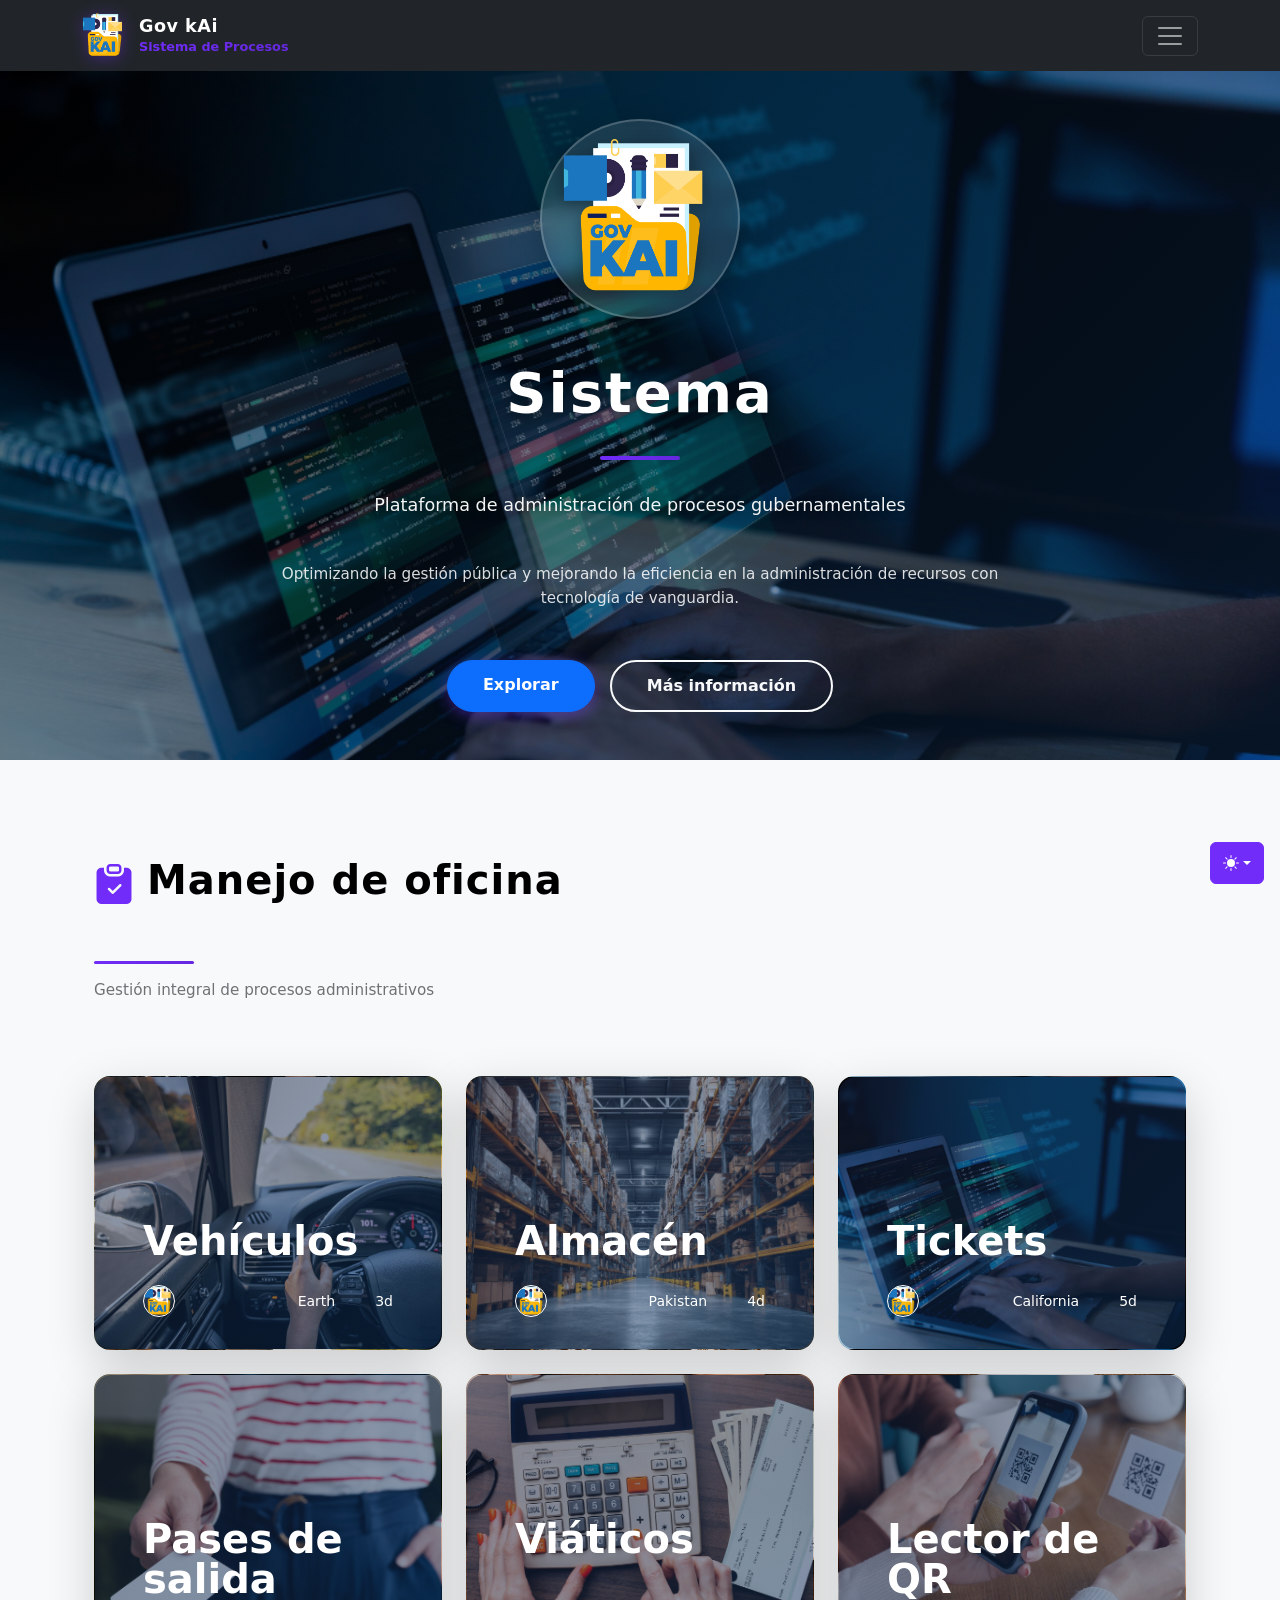
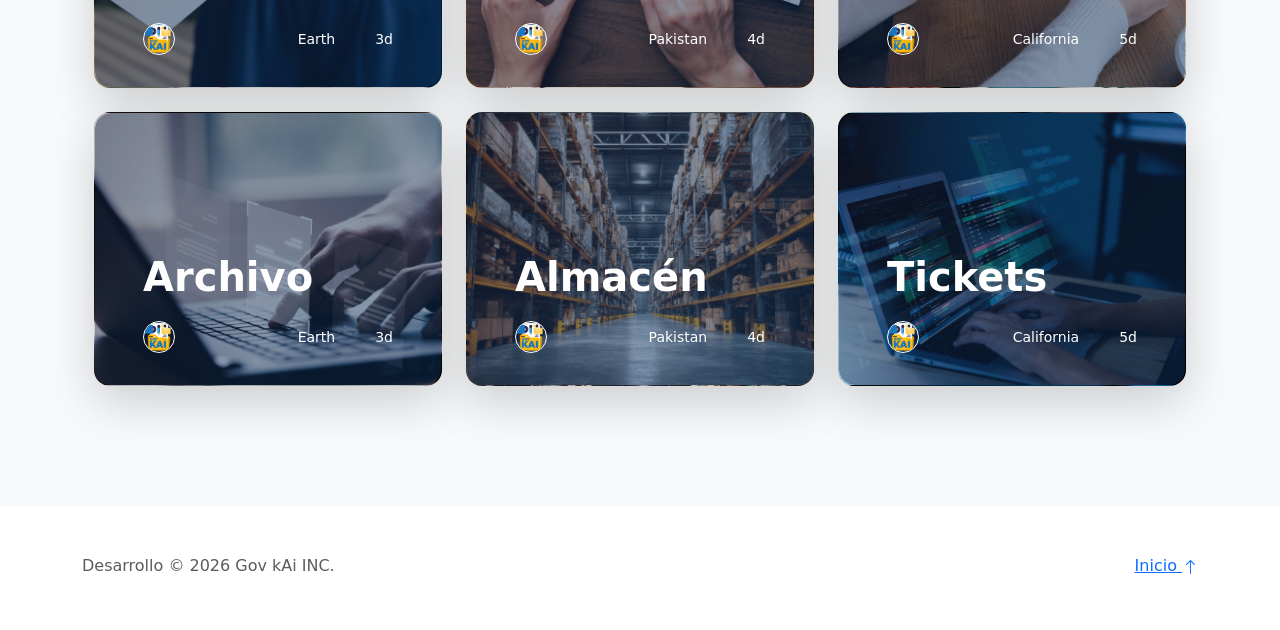
<file: index.html>
<!doctype html>
<html lang="en" data-bs-theme="auto">
  <head>
    <link rel="icon" href="img/logo_gov.ico" type="image/x-icon">
    <meta charset="utf-8" />
    <meta name="viewport" content="width=device-width, initial-scale=1" />
    <meta name="description" content="" />
    <meta
      name="author"
      content="kAi - Equipo de desarrollo de software"
    />
    <meta name="generator" content="Astro v5.13.2" />
    <title>Gov kAi</title>
    <link
      rel="canonical"
      href="https://getbootstrap.com/docs/5.3/examples/album/"
    />
    <script src="assets/js/color-modes.js"></script>
    <link href="assets/dist/css/bootstrap.min.css" rel="stylesheet" />
    <link rel="stylesheet" href="css/style.css">
    <link rel="stylesheet" href="https://cdn.jsdelivr.net/npm/bootstrap-icons@1.13.1/font/bootstrap-icons.min.css">
    <meta name="theme-color" content="#712cf9" />
    <style>
      .bd-placeholder-img {
        font-size: 1.125rem;
        text-anchor: middle;
        -webkit-user-select: none;
        -moz-user-select: none;
        user-select: none;
      }
      @media (min-width: 768px) {
        .bd-placeholder-img-lg {
          font-size: 3.5rem;
        }
      }
      .b-example-divider {
        width: 100%;
        height: 3rem;
        background-color: #0000001a;
        border: solid rgba(0, 0, 0, 0.15);
        border-width: 1px 0;
        box-shadow:
          inset 0 0.5em 1.5em #0000001a,
          inset 0 0.125em 0.5em #00000026;
      }
      .b-example-vr {
        flex-shrink: 0;
        width: 1.5rem;
        height: 100vh;
      }
      .bi {
        vertical-align: -0.125em;
        fill: currentColor;
      }
      .nav-scroller {
        position: relative;
        z-index: 2;
        height: 2.75rem;
        overflow-y: hidden;
      }
      .nav-scroller .nav {
        display: flex;
        flex-wrap: nowrap;
        padding-bottom: 1rem;
        margin-top: -1px;
        overflow-x: auto;
        text-align: center;
        white-space: nowrap;
        -webkit-overflow-scrolling: touch;
      }
      .btn-bd-primary {
        --bd-violet-bg: #712cf9;
        --bd-violet-rgb: 112.520718, 44.062154, 249.437846;
        --bs-btn-font-weight: 600;
        --bs-btn-color: var(--bs-white);
        --bs-btn-bg: var(--bd-violet-bg);
        --bs-btn-border-color: var(--bd-violet-bg);
        --bs-btn-hover-color: var(--bs-white);
        --bs-btn-hover-bg: #6528e0;
        --bs-btn-hover-border-color: #6528e0;
        --bs-btn-focus-shadow-rgb: var(--bd-violet-rgb);
        --bs-btn-active-color: var(--bs-btn-hover-color);
        --bs-btn-active-bg: #5a23c8;
        --bs-btn-active-border-color: #5a23c8;
      }
      .bd-mode-toggle {
        z-index: 1500;
      }
      .bd-mode-toggle .bi {
        width: 1em;
        height: 1em;
      }
      .bd-mode-toggle .dropdown-menu .active .bi {
        display: block !important;
      }
    </style>
  </head>
  <body>
    <svg xmlns="http://www.w3.org/2000/svg" class="d-none">
      <symbol id="check2" viewBox="0 0 16 16">
        <path
          d="M13.854 3.646a.5.5 0 0 1 0 .708l-7 7a.5.5 0 0 1-.708 0l-3.5-3.5a.5.5 0 1 1 .708-.708L6.5 10.293l6.646-6.647a.5.5 0 0 1 .708 0z"
        ></path>
      </symbol>
      <symbol id="circle-half" viewBox="0 0 16 16">
        <path
          d="M8 15A7 7 0 1 0 8 1v14zm0 1A8 8 0 1 1 8 0a8 8 0 0 1 0 16z"
        ></path>
      </symbol>
      <symbol id="moon-stars-fill" viewBox="0 0 16 16">
        <path
          d="M6 .278a.768.768 0 0 1 .08.858 7.208 7.208 0 0 0-.878 3.46c0 4.021 3.278 7.277 7.318 7.277.527 0 1.04-.055 1.533-.16a.787.787 0 0 1 .81.316.733.733 0 0 1-.031.893A8.349 8.349 0 0 1 8.344 16C3.734 16 0 12.286 0 7.71 0 4.266 2.114 1.312 5.124.06A.752.752 0 0 1 6 .278z"
        ></path>
        <path
          d="M10.794 3.148a.217.217 0 0 1 .412 0l.387 1.162c.173.518.579.924 1.097 1.097l1.162.387a.217.217 0 0 1 0 .412l-1.162.387a1.734 1.734 0 0 0-1.097 1.097l-.387 1.162a.217.217 0 0 1-.412 0l-.387-1.162A1.734 1.734 0 0 0 9.31 6.593l-1.162-.387a.217.217 0 0 1 0-.412l1.162-.387a1.734 1.734 0 0 0 1.097-1.097l.387-1.162zM13.863.099a.145.145 0 0 1 .274 0l.258.774c.115.346.386.617.732.732l.774.258a.145.145 0 0 1 0 .274l-.774.258a1.156 1.156 0 0 0-.732.732l-.258.774a.145.145 0 0 1-.274 0l-.258-.774a1.156 1.156 0 0 0-.732-.732l-.774-.258a.145.145 0 0 1 0-.274l.774-.258c.346-.115.617-.386.732-.732L13.863.1z"
        ></path>
      </symbol>
      <symbol id="sun-fill" viewBox="0 0 16 16">
        <path
          d="M8 12a4 4 0 1 0 0-8 4 4 0 0 0 0 8zM8 0a.5.5 0 0 1 .5.5v2a.5.5 0 0 1-1 0v-2A.5.5 0 0 1 8 0zm0 13a.5.5 0 0 1 .5.5v2a.5.5 0 0 1-1 0v-2A.5.5 0 0 1 8 13zm8-5a.5.5 0 0 1-.5.5h-2a.5.5 0 0 1 0-1h2a.5.5 0 0 1 .5.5zM3 8a.5.5 0 0 1-.5.5h-2a.5.5 0 0 1 0-1h2A.5.5 0 0 1 3 8zm10.657-5.657a.5.5 0 0 1 0 .707l-1.414 1.415a.5.5 0 1 1-.707-.708l1.414-1.414a.5.5 0 0 1 .707 0zm-9.193 9.193a.5.5 0 0 1 0 .707L3.05 13.657a.5.5 0 0 1-.707-.707l1.414-1.414a.5.5 0 0 1 .707 0zm9.193 2.121a.5.5 0 0 1-.707 0l-1.414-1.414a.5.5 0 0 1 .707-.707l1.414 1.414a.5.5 0 0 1 0 .707zM4.464 4.465a.5.5 0 0 1-.707 0L2.343 3.05a.5.5 0 1 1 .707-.707l1.414 1.414a.5.5 0 0 1 0 .708z"
        ></path>
      </symbol>
    </svg>
    <div
      class="dropdown position-fixed bottom-0 end-0 mb-3 me-3 bd-mode-toggle"
    >
      <button
        class="btn btn-bd-primary py-2 dropdown-toggle d-flex align-items-center"
        id="bd-theme"
        type="button"
        aria-expanded="false"
        data-bs-toggle="dropdown"
        aria-label="Toggle theme (auto)"
      >
        <svg class="bi my-1 theme-icon-active" aria-hidden="true">
          <use href="#circle-half"></use>
        </svg>
        <span class="visually-hidden" id="bd-theme-text">Toggle theme</span>
      </button>
      <ul
        class="dropdown-menu dropdown-menu-end shadow"
        aria-labelledby="bd-theme-text"
      >
        <li>
          <button
            type="button"
            class="dropdown-item d-flex align-items-center"
            data-bs-theme-value="light"
            aria-pressed="false"
          >
            <svg class="bi me-2 opacity-50" aria-hidden="true">
              <use href="#sun-fill"></use>
            </svg>
            Light
            <svg class="bi ms-auto d-none" aria-hidden="true">
              <use href="#check2"></use>
            </svg>
          </button>
        </li>
        <li>
          <button
            type="button"
            class="dropdown-item d-flex align-items-center"
            data-bs-theme-value="dark"
            aria-pressed="false"
          >
            <svg class="bi me-2 opacity-50" aria-hidden="true">
              <use href="#moon-stars-fill"></use>
            </svg>
            Dark
            <svg class="bi ms-auto d-none" aria-hidden="true">
              <use href="#check2"></use>
            </svg>
          </button>
        </li>
        <li>
          <button
            type="button"
            class="dropdown-item d-flex align-items-center active"
            data-bs-theme-value="auto"
            aria-pressed="true"
          >
            <svg class="bi me-2 opacity-50" aria-hidden="true">
              <use href="#circle-half"></use>
            </svg>
            Auto
            <svg class="bi ms-auto d-none" aria-hidden="true">
              <use href="#check2"></use>
            </svg>
          </button>
        </li>
      </ul>
    </div>
    <header data-bs-theme="dark">
      <div class="collapse text-bg-dark" id="navbarHeader">
        <div class="container">
          <div class="row">
            <div class="col-sm-8 col-md-7 py-4">
              <h4>Acerca de</h4>
              <p class="text-body-secondary">
                Plataforma integral de administración de procesos gubernamentales diseñada para optimizar la gestión pública y mejorar la eficiencia en la administración de recursos con tecnología moderna.
              </p>
            </div>
            <div class="col-sm-4 offset-md-1 py-4">
              <h4>Contacto</h4>
              <ul class="list-unstyled">
                <li><a href="#" class="text-white">Síguenos en X</a></li>
                <li><a href="#" class="text-white">Comunidad en Facebook</a></li>
                <li><a href="#" class="text-white">Escríbenos</a></li>
              </ul>
            </div>
          </div>
        </div>
      </div>
      <div class="navbar navbar-dark bg-dark" style="box-shadow: 0 2px 20px rgba(113, 44, 249, 0.15); position: relative;">
        <div class="container">
          <a href="#" class="navbar-brand d-flex align-items-center gap-2">
            <img src="img/logo_gov.png" alt="Gov kAi" width="45" height="45" class="me-1" style="filter: drop-shadow(0 2px 8px rgba(113, 44, 249, 0.4)); transition: transform 0.3s ease;">
            <div style="line-height: 1.2;">
              <strong class="text-white d-block" style="font-size: 1.1rem; font-weight: 700; letter-spacing: 0.5px;">Gov kAi</strong>
              <small style="font-size: 0.8rem; background: linear-gradient(90deg, #712cf9, #6528e0); -webkit-background-clip: text; -webkit-text-fill-color: transparent; background-clip: text; font-weight: 600; display: block; margin-top: 2px;">Sistema de Procesos</small>
            </div>
          </a>
          <button
            class="navbar-toggler"
            type="button"
            data-bs-toggle="collapse"
            data-bs-target="#navbarHeader"
            aria-controls="navbarHeader"
            aria-expanded="false"
            aria-label="Toggle navigation"
          >
            <span class="navbar-toggler-icon"></span>
          </button>
        </div>
      </div>
    </header>
    <main>
      <section class="py-5 text-center" style="background-image: url(img/tickets.jpg); background-size: cover; background-position: center; background-attachment: fixed; min-height: 600px; display: flex; align-items: center; justify-content: center; position: relative; width: 100%; overflow: hidden;">
        <div style="position: absolute; inset: 0; background: linear-gradient(135deg, rgba(0, 0, 0, 0.6), rgba(15, 52, 96, 0.4)); z-index: 1;"></div>
        <div class="container" style="position: relative; z-index: 2; max-width: 800px;">
          <div style="animation: slideUp 0.8s ease-out;">
            <!-- Logo con efecto -->
            <div style="margin-bottom: 40px; display: flex; justify-content: center;">
              <div style="position: relative; width: 200px; height: 200px; border-radius: 50%; background: rgba(255, 255, 255, 0.1); backdrop-filter: blur(10px); display: flex; align-items: center; justify-content: center; box-shadow: 0 8px 32px rgba(0, 0, 0, 0.3); border: 2px solid rgba(255, 255, 255, 0.2); transition: transform 0.3s ease;">
                <img src="img/logo_gov.png" alt="Gov kAi" width="160" height="160" style="filter: drop-shadow(0 4px 8px rgba(0, 0, 0, 0.3));">
              </div>
            </div>
            
            <!-- Título -->
            <h1 class="h1 text-white" style="font-size: 3.5rem; font-weight: 700; margin-bottom: 20px; text-shadow: 0 4px 15px rgba(0, 0, 0, 0.5); letter-spacing: 2px;">Sistema</h1>
            
            <!-- Línea decorativa -->
            <div style="width: 80px; height: 4px; background: linear-gradient(90deg, #712cf9, #6528e0); margin: 30px auto; border-radius: 2px;"></div>
            
            <!-- Descripción -->
            <p class="lead" style="color: rgba(255, 255, 255, 0.95); font-size: 1.1rem; margin-bottom: 40px; line-height: 1.8; text-shadow: 0 2px 8px rgba(0, 0, 0, 0.4);">
              Plataforma de administración de procesos gubernamentales
            </p>
            <p style="color: rgba(255, 255, 255, 0.85); font-size: 0.95rem; margin-bottom: 50px; line-height: 1.6;">
              Optimizando la gestión pública y mejorando la eficiencia en la administración de recursos con tecnología de vanguardia.
            </p>
            
            <!-- Botones en fila -->
            <div style="display: flex; gap: 15px; justify-content: center; flex-wrap: wrap;">
              <a href="#" class="btn btn-primary" style="padding: 12px 35px; font-weight: 600; border-radius: 50px; box-shadow: 0 4px 15px rgba(113, 44, 249, 0.4); transition: all 0.3s ease; font-size: 1rem;">Explorar</a>
              <a href="#" class="btn btn-outline-light" style="padding: 12px 35px; font-weight: 600; border-radius: 50px; border-width: 2px; transition: all 0.3s ease; font-size: 1rem;">Más información</a>
            </div>
          </div>
        </div>
        
        <!-- Animación CSS -->
        <style>
          @keyframes slideUp {
            from {
              opacity: 0;
              transform: translateY(30px);
            }
            to {
              opacity: 1;
              transform: translateY(0);
            }
          }
        </style>
      </section>
      <div class="album py-5 bg-body-tertiary">
       
       <!-- inicia cards -->
        <div class="container px-4 py-5" id="custom-cards">
        <div style="margin-bottom: 50px;">
          <h2 class="pb-4 text-body-emphasis" style="font-size: 2.5rem; font-weight: 700; letter-spacing: 1px; position: relative; display: inline-block;">
            <i class="bi bi-clipboard-check-fill" style="color: #712cf9; margin-right: 12px;"></i>Manejo de oficina
          </h2>
          <div style="width: 100px; height: 3px; background: linear-gradient(90deg, #712cf9, #6528e0); margin-top: 20px; border-radius: 2px;"></div>
          <p class="text-body-secondary" style="margin-top: 15px; font-size: 0.95rem; opacity: 0.85;">Gestión integral de procesos administrativos</p>
        </div>
        <div class="row row-cols-1 row-cols-lg-3 align-items-stretch g-4 py-4">
          <div class="col">
              <div
                class="card card-cover h-100 overflow-hidden text-bg-dark rounded-4 shadow-lg"
                style="background-image: url(img/vehiculo.jpg); background-size: cover; background-position: center;"
                tabindex="0"
              >
              <div
                class="d-flex flex-column h-100 p-5 pb-3 text-white text-shadow-1"
              >
                <h3 class="pt-5 mt-5 mb-4 display-6 lh-1 fw-bold">
                  Vehículos
                </h3>
                <ul class="d-flex list-unstyled mt-auto">
                  <li class="me-auto">
                    <img
                      src="img/logo_gov.png"
                      alt="Bootstrap"
                      width="32"
                      height="32"
                      class="rounded-circle border border-white"
                    />
                  </li>
                  <li class="d-flex align-items-center me-3">
                    <svg
                      class="bi me-2"
                      width="1em"
                      height="1em"
                      role="img"
                      aria-label="Location"
                    >
                      <use xlink:href="#geo-fill"></use>
                    </svg>
                    <small>Earth</small>
                  </li>
                  <li class="d-flex align-items-center">
                    <svg
                      class="bi me-2"
                      width="1em"
                      height="1em"
                      role="img"
                      aria-label="Duration"
                    >
                      <use xlink:href="#calendar3"></use>
                    </svg>
                    <small>3d</small>
                  </li>
                </ul>
              </div>
            </div>
          </div>
          <div class="col">
            <div
              class="card card-cover h-100 overflow-hidden text-bg-dark rounded-4 shadow-lg"
              style="background-image: url(img/almacen.jpg); background-size: cover; background-position: center;"
              tabindex="0"
            >
              <div
                class="d-flex flex-column h-100 p-5 pb-3 text-white text-shadow-1"
              >
                <h3 class="pt-5 mt-5 mb-4 display-6 lh-1 fw-bold">
                  Almacén
                </h3>
                <ul class="d-flex list-unstyled mt-auto">
                  <li class="me-auto">
                    <img
                      src="img/logo_gov.png"
                      alt="Bootstrap"
                      width="32"
                      height="32"
                      class="rounded-circle border border-white"
                    />
                  </li>
                  <li class="d-flex align-items-center me-3">
                    <svg
                      class="bi me-2"
                      width="1em"
                      height="1em"
                      role="img"
                      aria-label="Location"
                    >
                      <use xlink:href="#geo-fill"></use>
                    </svg>
                    <small>Pakistan</small>
                  </li>
                  <li class="d-flex align-items-center">
                    <svg
                      class="bi me-2"
                      width="1em"
                      height="1em"
                      role="img"
                      aria-label="Duration"
                    >
                      <use xlink:href="#calendar3"></use>
                    </svg>
                    <small>4d</small>
                  </li>
                </ul>
              </div>
            </div>
          </div>
          <div class="col">
            <div
              class="card card-cover h-100 overflow-hidden text-bg-dark rounded-4 shadow-lg"
              style="background-image: url(img/tickets.jpg); background-size: cover; background-position: center;"
              tabindex="0"
            >
              <div class="d-flex flex-column h-100 p-5 pb-3 text-shadow-1">
                <h3 class="pt-5 mt-5 mb-4 display-6 lh-1 fw-bold">
                  Tickets
                </h3>
                <ul class="d-flex list-unstyled mt-auto">
                  <li class="me-auto">
                    <img
                      src="img/logo_gov.png"
                      alt="Bootstrap"
                      width="32"
                      height="32"
                      class="rounded-circle border border-white"
                    />
                  </li>
                  <li class="d-flex align-items-center me-3">
                    <svg
                      class="bi me-2"
                      width="1em"
                      height="1em"
                      role="img"
                      aria-label="Location"
                    >
                      <use xlink:href="#geo-fill"></use>
                    </svg>
                    <small>California</small>
                  </li>
                  <li class="d-flex align-items-center">
                    <svg
                      class="bi me-2"
                      width="1em"
                      height="1em"
                      role="img"
                      aria-label="Duration"
                    >
                      <use xlink:href="#calendar3"></use>
                    </svg>
                    <small>5d</small>
                  </li>
                </ul>
              </div>
            </div>
          </div>
          <div class="col">
            <div
              class="card card-cover h-100 overflow-hidden text-bg-dark rounded-4 shadow-lg"
              style="background-image: url(img/pase_salida.jpg); background-size: cover; background-position: center;"
              tabindex="0"
            >
              <div
                class="d-flex flex-column h-100 p-5 pb-3 text-white text-shadow-1"
              >
                <h3 class="pt-5 mt-5 mb-4 display-6 lh-1 fw-bold">
                  Pases de salida
                </h3>
                <ul class="d-flex list-unstyled mt-auto">
                  <li class="me-auto">
                    <img
                      src="img/logo_gov.png"
                      alt="Bootstrap"
                      width="32"
                      height="32"
                      class="rounded-circle border border-white"
                    />
                  </li>
                  <li class="d-flex align-items-center me-3">
                    <svg
                      class="bi me-2"
                      width="1em"
                      height="1em"
                      role="img"
                      aria-label="Location"
                    >
                      <use xlink:href="#geo-fill"></use>
                    </svg>
                    <small>Earth</small>
                  </li>
                  <li class="d-flex align-items-center">
                    <svg
                      class="bi me-2"
                      width="1em"
                      height="1em"
                      role="img"
                      aria-label="Duration"
                    >
                      <use xlink:href="#calendar3"></use>
                    </svg>
                    <small>3d</small>
                  </li>
                </ul>
              </div>
            </div>
          </div>
          <div class="col">
            <div
              class="card card-cover h-100 overflow-hidden text-bg-dark rounded-4 shadow-lg"
              style="background-image: url(img/viaticos.jpg); background-size: cover; background-position: center;"
              tabindex="0"

            >
              <div
                class="d-flex flex-column h-100 p-5 pb-3 text-white text-shadow-1"
              >
                <h3 class="pt-5 mt-5 mb-4 display-6 lh-1 fw-bold">
                  Viáticos
                </h3>
                <ul class="d-flex list-unstyled mt-auto">
                  <li class="me-auto">
                    <img
                      src="img/logo_gov.png"
                      alt="Bootstrap"
                      width="32"
                      height="32"
                      class="rounded-circle border border-white"
                    />
                  </li>
                  <li class="d-flex align-items-center me-3">
                    <svg
                      class="bi me-2"
                      width="1em"
                      height="1em"
                      role="img"
                      aria-label="Location"
                    >
                      <use xlink:href="#geo-fill"></use>
                    </svg>
                    <small>Pakistan</small>
                  </li>
                  <li class="d-flex align-items-center">
                    <svg
                      class="bi me-2"
                      width="1em"
                      height="1em"
                      role="img"
                      aria-label="Duration"
                    >
                      <use xlink:href="#calendar3"></use>
                    </svg>
                    <small>4d</small>
                  </li>
                </ul>
              </div>
            </div>
          </div>
          <div class="col">
            <div
              class="card card-cover h-100 overflow-hidden text-bg-dark rounded-4 shadow-lg"
              style="background-image: url(img/qr.jpg); background-size: cover; background-position: center;"
              tabindex="0"

            >
              <div class="d-flex flex-column h-100 p-5 pb-3 text-shadow-1">
                <h3 class="pt-5 mt-5 mb-4 display-6 lh-1 fw-bold">
                  Lector de QR
                </h3>
                <ul class="d-flex list-unstyled mt-auto">
                  <li class="me-auto">
                    <img
                      src="img/logo_gov.png"
                      alt="Bootstrap"
                      width="32"
                      height="32"
                      class="rounded-circle border border-white"
                    />
                  </li>
                  <li class="d-flex align-items-center me-3">
                    <svg
                      class="bi me-2"
                      width="1em"
                      height="1em"
                      role="img"
                      aria-label="Location"
                    >
                      <use xlink:href="#geo-fill"></use>
                    </svg>
                    <small>California</small>
                  </li>
                  <li class="d-flex align-items-center">
                    <svg
                      class="bi me-2"
                      width="1em"
                      height="1em"
                      role="img"
                      aria-label="Duration"
                    >
                      <use xlink:href="#calendar3"></use>
                    </svg>
                    <small>5d</small>
                  </li>
                </ul>
              </div>
            </div>
          </div>
          <div class="col">
            <div
              class="card card-cover h-100 overflow-hidden text-bg-dark rounded-4 shadow-lg"
              style="background-image: url(img/archivo.jpg); background-size: cover; background-position: center;"
              tabindex="0"

            >
              <div
                class="d-flex flex-column h-100 p-5 pb-3 text-white text-shadow-1"
              >
                <h3 class="pt-5 mt-5 mb-4 display-6 lh-1 fw-bold">
                  Archivo
                </h3>
                <ul class="d-flex list-unstyled mt-auto">
                  <li class="me-auto">
                    <img
                      src="img/logo_gov.png"
                      alt="Bootstrap"
                      width="32"
                      height="32"
                      class="rounded-circle border border-white"
                    />
                  </li>
                  <li class="d-flex align-items-center me-3">
                    <svg
                      class="bi me-2"
                      width="1em"
                      height="1em"
                      role="img"
                      aria-label="Location"
                    >
                      <use xlink:href="#geo-fill"></use>
                    </svg>
                    <small>Earth</small>
                  </li>
                  <li class="d-flex align-items-center">
                    <svg
                      class="bi me-2"
                      width="1em"
                      height="1em"
                      role="img"
                      aria-label="Duration"
                    >
                      <use xlink:href="#calendar3"></use>
                    </svg>
                    <small>3d</small>
                  </li>
                </ul>
              </div>
            </div>
          </div>
          <div class="col">
            <div
              class="card card-cover h-100 overflow-hidden text-bg-dark rounded-4 shadow-lg"
              style="background-image: url(img/almacen.jpg); background-size: cover; background-position: center;"
              tabindex="0"

            >
              <div
                class="d-flex flex-column h-100 p-5 pb-3 text-white text-shadow-1"
              >
                <h3 class="pt-5 mt-5 mb-4 display-6 lh-1 fw-bold">
                  Almacén
                </h3>
                <ul class="d-flex list-unstyled mt-auto">
                  <li class="me-auto">
                    <img
                      src="img/logo_gov.png"
                      alt="Bootstrap"
                      width="32"
                      height="32"
                      class="rounded-circle border border-white"
                    />
                  </li>
                  <li class="d-flex align-items-center me-3">
                    <svg
                      class="bi me-2"
                      width="1em"
                      height="1em"
                      role="img"
                      aria-label="Location"
                    >
                      <use xlink:href="#geo-fill"></use>
                    </svg>
                    <small>Pakistan</small>
                  </li>
                  <li class="d-flex align-items-center">
                    <svg
                      class="bi me-2"
                      width="1em"
                      height="1em"
                      role="img"
                      aria-label="Duration"
                    >
                      <use xlink:href="#calendar3"></use>
                    </svg>
                    <small>4d</small>
                  </li>
                </ul>
              </div>
            </div>
          </div>
          <div class="col">
            <div
              class="card card-cover h-100 overflow-hidden text-bg-dark rounded-4 shadow-lg"
              style="background-image: url(img/tickets.jpg); background-size: cover; background-position: center;"
              tabindex="0"
            >
              <div class="d-flex flex-column h-100 p-5 pb-3 text-shadow-1">
                <h3 class="pt-5 mt-5 mb-4 display-6 lh-1 fw-bold">
                  Tickets
                </h3>
                <ul class="d-flex list-unstyled mt-auto">
                  <li class="me-auto">
                    <img
                      src="img/logo_gov.png"
                      alt="Bootstrap"
                      width="32"
                      height="32"
                      class="rounded-circle border border-white"
                    />
                  </li>
                  <li class="d-flex align-items-center me-3">
                    <svg
                      class="bi me-2"
                      width="1em"
                      height="1em"
                      role="img"
                      aria-label="Location"
                    >
                      <use xlink:href="#geo-fill"></use>
                    </svg>
                    <small>California</small>
                  </li>
                  <li class="d-flex align-items-center">
                    <svg
                      class="bi me-2"
                      width="1em"
                      height="1em"
                      role="img"
                      aria-label="Duration"
                    >
                      <use xlink:href="#calendar3"></use>
                    </svg>
                    <small>5d</small>
                  </li>
                </ul>
              </div>
            </div>
          </div>
        </div>
      </div>
      <!-- fin cards -->
       
      </div>
    </main>
    <footer class="text-body-secondary py-5">
      <div class="container">
        <p class="float-end mb-1"><a href="#">Inicio <i class="bi bi-arrow-up"></i></a></p>
        <p class="mb-1">
          Desarrollo &copy; 2026 Gov kAi INC.
        </p>
        
      </div>
    </footer>
    <script
      src="assets/dist/js/bootstrap.bundle.min.js"
      class="astro-vvvwv3sm"
    ></script>
  </body>
</html>
</file>
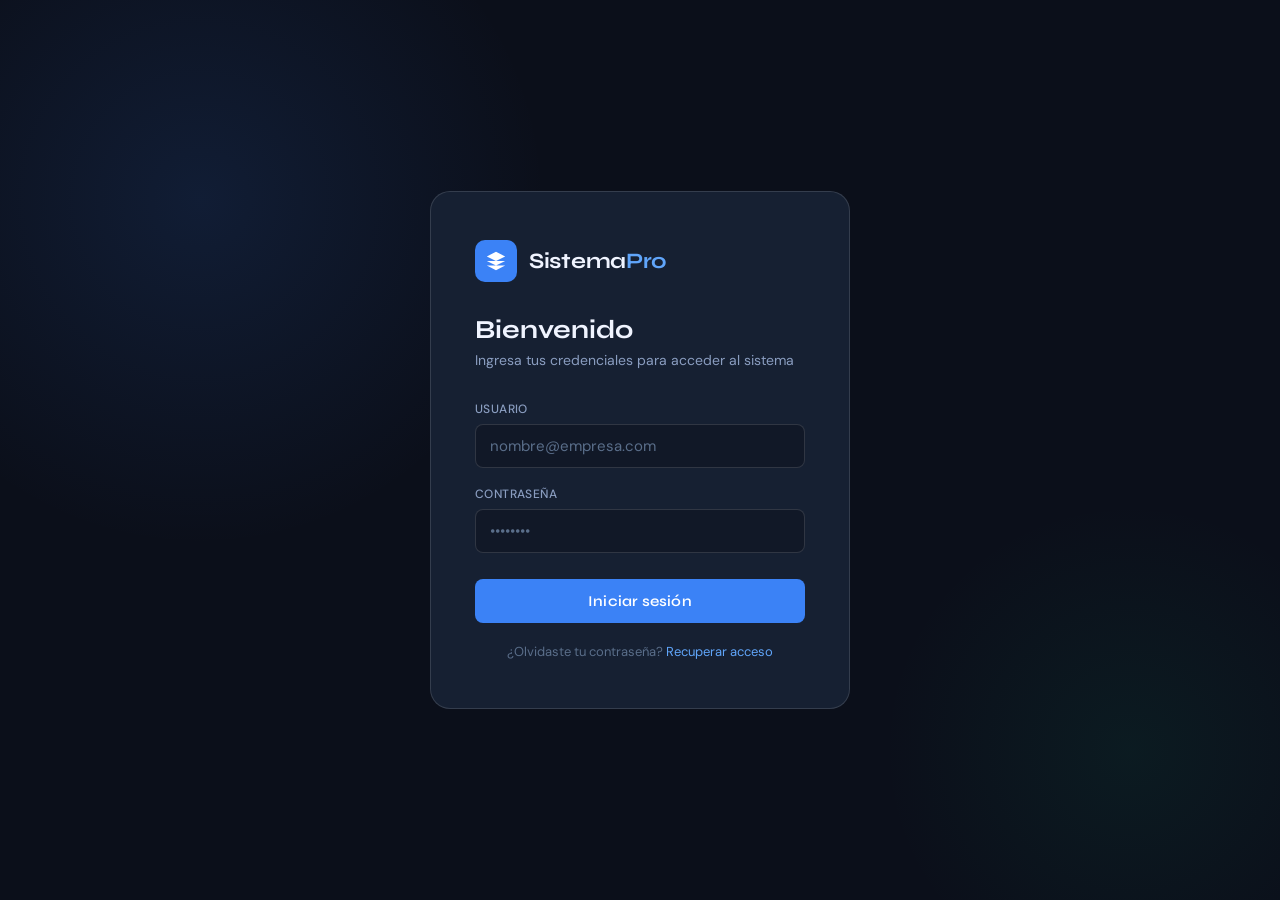
<file: panel-sistema.html>
<!DOCTYPE html>
<html lang="es">
<head>
<meta charset="UTF-8">
<meta name="viewport" content="width=device-width, initial-scale=1.0">
<title>SistemaPro — Panel de Control</title>
<link rel="preconnect" href="https://fonts.googleapis.com">
<link href="https://fonts.googleapis.com/css2?family=Syne:wght@400;600;700;800&family=DM+Sans:wght@300;400;500&display=swap" rel="stylesheet">
<style>
  *, *::before, *::after { box-sizing: border-box; margin: 0; padding: 0; }

  :root {
    --bg: #0b0f1a;
    --bg2: #111827;
    --bg3: #1a2236;
    --surface: #162032;
    --surface2: #1e2d47;
    --border: rgba(255,255,255,0.07);
    --border2: rgba(255,255,255,0.13);
    --text: #f0f4ff;
    --text2: #8a9dc0;
    --text3: #5a6e8a;
    --accent: #3b82f6;
    --accent2: #60a5fa;
    --accent-glow: rgba(59,130,246,0.18);
    --success: #10b981;
    --warning: #f59e0b;
    --danger: #ef4444;
    --radius: 14px;
    --radius-sm: 8px;
    --font-head: 'Syne', sans-serif;
    --font-body: 'DM Sans', sans-serif;
  }

  html, body { height: 100%; font-family: var(--font-body); background: var(--bg); color: var(--text); }

  /* ── LOGIN ── */
  #login-screen {
    position: fixed; inset: 0; z-index: 100;
    display: flex; align-items: center; justify-content: center;
    background: var(--bg);
    animation: fadein .4s ease;
  }
  .login-bg {
    position: absolute; inset: 0; overflow: hidden;
  }
  .login-bg::before {
    content: '';
    position: absolute;
    width: 700px; height: 700px;
    border-radius: 50%;
    background: radial-gradient(circle, rgba(59,130,246,0.12) 0%, transparent 70%);
    top: -150px; left: -150px;
  }
  .login-bg::after {
    content: '';
    position: absolute;
    width: 500px; height: 500px;
    border-radius: 50%;
    background: radial-gradient(circle, rgba(16,185,129,0.07) 0%, transparent 70%);
    bottom: -100px; right: -100px;
  }
  .login-card {
    position: relative; z-index: 1;
    background: var(--surface);
    border: 1px solid var(--border2);
    border-radius: 20px;
    padding: 48px 44px;
    width: 100%; max-width: 420px;
    animation: slideup .5s cubic-bezier(.22,1,.36,1);
  }
  @keyframes slideup { from { opacity:0; transform:translateY(28px); } to { opacity:1; transform:none; } }
  @keyframes fadein { from { opacity:0; } to { opacity:1; } }

  .login-logo {
    display: flex; align-items: center; gap: 12px; margin-bottom: 32px;
  }
  .login-logo-icon {
    width: 42px; height: 42px; border-radius: 10px;
    background: var(--accent); display: flex; align-items: center; justify-content: center;
  }
  .login-logo-icon svg { width: 22px; height: 22px; fill: #fff; }
  .login-logo-text { font-family: var(--font-head); font-size: 22px; font-weight: 700; letter-spacing: -.3px; }
  .login-logo-text span { color: var(--accent2); }

  .login-title { font-family: var(--font-head); font-size: 26px; font-weight: 700; margin-bottom: 6px; }
  .login-subtitle { color: var(--text2); font-size: 14px; margin-bottom: 32px; }

  .field { margin-bottom: 18px; }
  .field label { display: block; font-size: 12px; font-weight: 500; color: var(--text2); margin-bottom: 7px; letter-spacing: .4px; text-transform: uppercase; }
  .field input {
    width: 100%; padding: 11px 14px;
    background: var(--bg2); border: 1px solid var(--border2);
    border-radius: var(--radius-sm); color: var(--text);
    font-family: var(--font-body); font-size: 15px;
    transition: border-color .2s, box-shadow .2s;
    outline: none;
  }
  .field input:focus { border-color: var(--accent); box-shadow: 0 0 0 3px var(--accent-glow); }
  .field input::placeholder { color: var(--text3); }

  .btn-login {
    width: 100%; padding: 13px;
    background: var(--accent); color: #fff;
    border: none; border-radius: var(--radius-sm);
    font-family: var(--font-head); font-size: 15px; font-weight: 600;
    cursor: pointer; margin-top: 8px;
    transition: background .2s, transform .15s;
    letter-spacing: .2px;
  }
  .btn-login:hover { background: #2563eb; }
  .btn-login:active { transform: scale(.98); }

  .login-hint { text-align: center; margin-top: 20px; font-size: 13px; color: var(--text3); }
  .login-hint span { color: var(--accent2); cursor: pointer; }

  .login-error {
    background: rgba(239,68,68,.12); border: 1px solid rgba(239,68,68,.25);
    color: #fca5a5; border-radius: var(--radius-sm);
    padding: 10px 14px; font-size: 13px; margin-bottom: 16px; display: none;
  }

  /* ── DASHBOARD ── */
  #dashboard { display: none; min-height: 100vh; flex-direction: column; }
  #dashboard.visible { display: flex; animation: fadein .45s ease; }

  /* Sidebar */
  .sidebar {
    position: fixed; top: 0; left: 0; bottom: 0; width: 240px;
    background: var(--surface); border-right: 1px solid var(--border);
    display: flex; flex-direction: column; z-index: 50;
    transition: width .3s cubic-bezier(.4,0,.2,1), transform .3s ease;
    overflow: visible;
  }
  .sidebar-logo {
    display: flex; align-items: center; gap: 10px;
    padding: 20px 20px; border-bottom: 1px solid var(--border);
    overflow: hidden;
  }
  .sidebar-logo-left { display: flex; align-items: center; gap: 10px; flex: 1; min-width: 0; }
  .sidebar-logo-icon {
    width: 34px; height: 34px; border-radius: 8px;
    background: var(--accent); display: flex; align-items: center; justify-content: center; flex-shrink: 0;
  }
  .sidebar-logo-icon svg { width: 18px; height: 18px; fill: #fff; }
  .sidebar-logo-name { font-family: var(--font-head); font-size: 16px; font-weight: 700; white-space: nowrap; overflow: hidden; transition: opacity .2s; }
  .sidebar-logo-name span { color: var(--accent2); }

  /* Collapse button — floats on right edge of sidebar, never overlaps logo */
  .btn-collapse {
    position: absolute; top: 22px; right: -13px; z-index: 60;
    width: 26px; height: 26px; border-radius: 50%;
    background: var(--surface); border: 1px solid var(--border2); color: var(--text2);
    cursor: pointer; display: flex; align-items: center; justify-content: center;
    transition: background .15s, color .15s;
    box-shadow: 2px 0 6px rgba(0,0,0,.35);
  }
  .btn-collapse:hover { background: var(--surface2); color: var(--text); }
  .btn-collapse svg { width: 13px; height: 13px; transition: transform .3s cubic-bezier(.4,0,.2,1); }

  .sidebar-nav { flex: 1; padding: 16px 12px; overflow-y: auto; overflow-x: hidden; }
  .nav-section {
    font-size: 10px; font-weight: 600; color: var(--text3); letter-spacing: 1px;
    text-transform: uppercase; padding: 0 8px; margin: 16px 0 6px;
    white-space: nowrap; overflow: hidden; transition: opacity .2s;
  }
  .nav-item {
    display: flex; align-items: center; gap: 10px;
    padding: 9px 12px; border-radius: var(--radius-sm);
    color: var(--text2); font-size: 13.5px; font-weight: 400;
    cursor: pointer; transition: background .15s, color .15s; text-decoration: none; margin-bottom: 2px;
    white-space: nowrap; overflow: hidden;
  }
  .nav-item:hover { background: var(--surface2); color: var(--text); }
  .nav-item.active { background: var(--accent-glow); color: var(--accent2); }
  .nav-item svg { width: 16px; height: 16px; flex-shrink: 0; }
  .nav-label { transition: opacity .2s, width .2s; overflow: hidden; }

  .sidebar-user {
    padding: 16px 20px; border-top: 1px solid var(--border);
    display: flex; align-items: center; gap: 10px; min-width: 240px;
  }
  .user-avatar {
    width: 34px; height: 34px; border-radius: 50%;
    background: var(--accent); display: flex; align-items: center; justify-content: center;
    font-family: var(--font-head); font-size: 14px; font-weight: 700; color: #fff; flex-shrink: 0;
  }
  .user-info { flex: 1; min-width: 0; transition: opacity .2s; }
  .user-name { font-size: 13px; font-weight: 500; white-space: nowrap; overflow: hidden; text-overflow: ellipsis; }
  .user-role { font-size: 11px; color: var(--text3); }
  .btn-logout {
    background: none; border: none; color: var(--text3); cursor: pointer; padding: 4px;
    border-radius: 6px; transition: color .15s, opacity .2s; display: flex; align-items: center; flex-shrink: 0;
  }
  .btn-logout:hover { color: var(--danger); }
  .btn-logout svg { width: 16px; height: 16px; }

  /* ── COLLAPSED STATE ── */
  .sidebar.collapsed { width: 64px; }
  .sidebar.collapsed .sidebar-logo { padding: 20px 0; justify-content: center; }
  .sidebar.collapsed .sidebar-logo-left { justify-content: center; flex: none; }
  .sidebar.collapsed .sidebar-logo-name { opacity: 0; width: 0; overflow: hidden; }
  .sidebar.collapsed .btn-collapse svg { transform: rotate(180deg); }
  .sidebar.collapsed .nav-section { opacity: 0; height: 0; margin: 0; padding: 0; pointer-events: none; }
  .sidebar.collapsed .nav-item { padding: 9px 0; justify-content: center; gap: 0; }
  .sidebar.collapsed .nav-label { opacity: 0; width: 0; }
  .sidebar.collapsed .sidebar-user { padding: 16px 0; justify-content: center; }
  .sidebar.collapsed .user-info { opacity: 0; width: 0; overflow: hidden; }
  .sidebar.collapsed .btn-logout { opacity: 0; width: 0; overflow: hidden; pointer-events: none; }

  /* Tooltip on collapsed nav items */
  .sidebar.collapsed .nav-item { position: relative; }
  .sidebar.collapsed .nav-item:hover::after {
    content: attr(data-label);
    position: absolute; left: 68px; top: 50%; transform: translateY(-50%);
    background: var(--surface2); color: var(--text); border: 1px solid var(--border2);
    padding: 5px 10px; border-radius: 7px; font-size: 12px; white-space: nowrap;
    pointer-events: none; z-index: 200;
  }

  /* Topbar */
  .topbar {
    position: fixed; top: 0; left: 240px; right: 0; height: 60px;
    background: var(--surface); border-bottom: 1px solid var(--border);
    display: flex; align-items: center; padding: 0 24px; gap: 16px; z-index: 40;
    transition: left .3s cubic-bezier(.4,0,.2,1);
  }
  body.sidebar-collapsed .topbar { left: 64px; }
  .hamburger {
    display: none; background: none; border: none; color: var(--text2); cursor: pointer; padding: 4px;
  }
  .hamburger svg { width: 22px; height: 22px; }
  .topbar-title { font-family: var(--font-head); font-size: 17px; font-weight: 600; flex: 1; }
  .topbar-search {
    display: flex; align-items: center; gap: 8px;
    background: var(--bg2); border: 1px solid var(--border2); border-radius: var(--radius-sm);
    padding: 7px 12px; width: 220px;
  }
  .topbar-search svg { width: 15px; height: 15px; color: var(--text3); flex-shrink: 0; }
  .topbar-search input {
    background: none; border: none; color: var(--text); font-size: 13px;
    font-family: var(--font-body); outline: none; width: 100%;
  }
  .topbar-search input::placeholder { color: var(--text3); }
  .topbar-actions { display: flex; align-items: center; gap: 8px; }
  .icon-btn {
    width: 34px; height: 34px; border-radius: 8px; display: flex; align-items: center; justify-content: center;
    background: none; border: 1px solid var(--border2); color: var(--text2); cursor: pointer;
    transition: all .15s; position: relative;
  }
  .icon-btn:hover { background: var(--surface2); color: var(--text); }
  .icon-btn svg { width: 16px; height: 16px; }
  .badge {
    position: absolute; top: -4px; right: -4px; width: 16px; height: 16px;
    background: var(--danger); border-radius: 50%; font-size: 9px; font-weight: 700;
    display: flex; align-items: center; justify-content: center; color: #fff; border: 2px solid var(--surface);
  }

  /* Main content */
  .main {
    margin-left: 240px; margin-top: 60px;
    padding: 28px 28px 40px; min-height: calc(100vh - 60px);
    transition: margin-left .3s cubic-bezier(.4,0,.2,1);
  }
  body.sidebar-collapsed .main { margin-left: 64px; }

  /* Welcome banner */
  .welcome-banner {
    background: linear-gradient(130deg, #1a2e54 0%, #162032 100%);
    border: 1px solid var(--border2); border-radius: 18px;
    padding: 28px 32px; margin-bottom: 28px;
    display: flex; align-items: center; justify-content: space-between; gap: 20px;
    position: relative; overflow: hidden;
  }
  .welcome-banner::before {
    content: '';
    position: absolute; right: -40px; top: -60px;
    width: 280px; height: 280px; border-radius: 50%;
    background: radial-gradient(circle, rgba(59,130,246,0.13) 0%, transparent 65%);
    pointer-events: none;
  }
  .welcome-text h2 { font-family: var(--font-head); font-size: 22px; font-weight: 700; margin-bottom: 5px; }
  .welcome-text p { color: var(--text2); font-size: 14px; }
  .welcome-date { font-size: 13px; color: var(--text3); margin-top: 8px; }

  .welcome-stats { display: flex; gap: 20px; flex-shrink: 0; }
  .stat-pill {
    background: var(--surface2); border: 1px solid var(--border2);
    border-radius: 10px; padding: 12px 18px; text-align: center; min-width: 80px;
  }
  .stat-pill .num { font-family: var(--font-head); font-size: 22px; font-weight: 700; }
  .stat-pill .lbl { font-size: 11px; color: var(--text3); margin-top: 2px; }
  .stat-pill.green .num { color: var(--success); }
  .stat-pill.blue .num { color: var(--accent2); }
  .stat-pill.warn .num { color: var(--warning); }

  /* Section heading */
  .section-head { display: flex; align-items: center; justify-content: space-between; margin-bottom: 18px; }
  .section-head h3 { font-family: var(--font-head); font-size: 15px; font-weight: 600; color: var(--text2); letter-spacing: .3px; }
  .section-head a { font-size: 12px; color: var(--accent2); text-decoration: none; cursor: pointer; }

  /* Module grid */
  .modules-grid {
    display: grid;
    grid-template-columns: repeat(auto-fill, minmax(200px, 1fr));
    gap: 16px;
    margin-bottom: 28px;
  }

  .module-card {
    background: var(--surface); border: 1px solid var(--border);
    border-radius: var(--radius); padding: 22px 20px;
    cursor: pointer; transition: all .22s ease;
    position: relative; overflow: hidden; text-decoration: none;
    display: flex; flex-direction: column; gap: 0;
  }
  .module-card::before {
    content: ''; position: absolute; inset: 0;
    opacity: 0; transition: opacity .22s;
  }
  .module-card:hover {
    border-color: var(--border2);
    transform: translateY(-3px);
    box-shadow: 0 12px 32px rgba(0,0,0,.3);
  }
  .module-card:hover::before { opacity: 1; }

  /* Color variants */
  .module-card.blue::before  { background: radial-gradient(circle at top left, rgba(59,130,246,.07), transparent 60%); }
  .module-card.teal::before  { background: radial-gradient(circle at top left, rgba(16,185,129,.07), transparent 60%); }
  .module-card.amber::before { background: radial-gradient(circle at top left, rgba(245,158,11,.07), transparent 60%); }
  .module-card.violet::before{ background: radial-gradient(circle at top left, rgba(139,92,246,.07), transparent 60%); }
  .module-card.rose::before  { background: radial-gradient(circle at top left, rgba(244,63,94,.07), transparent 60%); }
  .module-card.cyan::before  { background: radial-gradient(circle at top left, rgba(6,182,212,.07), transparent 60%); }
  .module-card.orange::before{ background: radial-gradient(circle at top left, rgba(249,115,22,.07), transparent 60%); }
  .module-card.slate::before { background: radial-gradient(circle at top left, rgba(100,116,139,.07), transparent 60%); }

  .mod-icon {
    width: 46px; height: 46px; border-radius: 12px;
    display: flex; align-items: center; justify-content: center; margin-bottom: 16px;
  }
  .mod-icon svg { width: 24px; height: 24px; }
  .blue .mod-icon  { background: rgba(59,130,246,.15);  color: #60a5fa; }
  .teal .mod-icon  { background: rgba(16,185,129,.15);  color: #34d399; }
  .amber .mod-icon { background: rgba(245,158,11,.15);  color: #fbbf24; }
  .violet .mod-icon{ background: rgba(139,92,246,.15);  color: #a78bfa; }
  .rose .mod-icon  { background: rgba(244,63,94,.15);   color: #fb7185; }
  .cyan .mod-icon  { background: rgba(6,182,212,.15);   color: #22d3ee; }
  .orange .mod-icon{ background: rgba(249,115,22,.15);  color: #fb923c; }
  .slate .mod-icon { background: rgba(100,116,139,.15); color: #94a3b8; }

  .mod-name { font-family: var(--font-head); font-size: 15px; font-weight: 600; margin-bottom: 5px; }
  .mod-desc { font-size: 12.5px; color: var(--text3); line-height: 1.55; }
  .mod-footer {
    margin-top: 16px; padding-top: 14px; border-top: 1px solid var(--border);
    display: flex; align-items: center; justify-content: space-between;
  }
  .mod-tag {
    font-size: 10px; font-weight: 600; letter-spacing: .4px; text-transform: uppercase;
    padding: 3px 8px; border-radius: 5px;
  }
  .blue  .mod-tag { background: rgba(59,130,246,.12);  color: #60a5fa; }
  .teal  .mod-tag { background: rgba(16,185,129,.12);  color: #34d399; }
  .amber .mod-tag { background: rgba(245,158,11,.12);  color: #fbbf24; }
  .violet.mod-tag { background: rgba(139,92,246,.12);  color: #a78bfa; }
  .rose  .mod-tag { background: rgba(244,63,94,.12);   color: #fb7185; }
  .cyan  .mod-tag { background: rgba(6,182,212,.12);   color: #22d3ee; }
  .orange.mod-tag { background: rgba(249,115,22,.12);  color: #fb923c; }
  .slate .mod-tag { background: rgba(100,116,139,.12); color: #94a3b8; }

  .mod-arrow { color: var(--text3); transition: transform .2s, color .2s; }
  .module-card:hover .mod-arrow { transform: translateX(4px); color: var(--text2); }
  .mod-arrow svg { width: 16px; height: 16px; }

  /* Recent activity */
  .activity-row {
    display: grid; grid-template-columns: 1fr 1fr; gap: 16px; margin-bottom: 28px;
  }
  .panel {
    background: var(--surface); border: 1px solid var(--border);
    border-radius: var(--radius); padding: 20px 22px;
  }
  .panel-head { display: flex; align-items: center; justify-content: space-between; margin-bottom: 16px; }
  .panel-head h4 { font-family: var(--font-head); font-size: 14px; font-weight: 600; }
  .panel-head a { font-size: 12px; color: var(--accent2); cursor: pointer; text-decoration: none; }

  .activity-item {
    display: flex; align-items: flex-start; gap: 12px;
    padding: 10px 0; border-bottom: 1px solid var(--border);
  }
  .activity-item:last-child { border-bottom: none; padding-bottom: 0; }
  .act-dot {
    width: 8px; height: 8px; border-radius: 50%; margin-top: 5px; flex-shrink: 0;
  }
  .act-dot.blue   { background: #60a5fa; }
  .act-dot.green  { background: var(--success); }
  .act-dot.amber  { background: var(--warning); }
  .act-dot.red    { background: var(--danger); }
  .act-info { flex: 1; min-width: 0; }
  .act-title { font-size: 13px; font-weight: 500; margin-bottom: 2px; }
  .act-meta  { font-size: 11px; color: var(--text3); }

  .status-badge {
    font-size: 10px; font-weight: 600; padding: 3px 8px; border-radius: 5px; text-transform: uppercase;
    letter-spacing: .4px; flex-shrink: 0;
  }
  .status-open  { background: rgba(59,130,246,.12);  color: #60a5fa; }
  .status-done  { background: rgba(16,185,129,.12);  color: #34d399; }
  .status-pend  { background: rgba(245,158,11,.12);  color: #fbbf24; }
  .status-crit  { background: rgba(244,63,94,.12);   color: #fb7185; }

  /* Overlay for mobile sidebar */
  .sidebar-overlay {
    display: none; position: fixed; inset: 0; background: rgba(0,0,0,.6); z-index: 45;
  }
  .sidebar-overlay.open { display: block; }

  /* ── TOAST ── */
  .toast {
    position: fixed; bottom: 28px; left: 50%; transform: translateX(-50%) translateY(20px);
    display: flex; align-items: center; gap: 10px;
    padding: 13px 20px; border-radius: 12px; z-index: 999;
    font-size: 14px; font-family: var(--font-body); font-weight: 500;
    opacity: 0; pointer-events: none;
    transition: opacity .28s ease, transform .28s cubic-bezier(.22,1,.36,1);
    border: 1px solid transparent; min-width: 240px; max-width: 380px;
    white-space: nowrap;
  }
  .toast.visible { opacity: 1; transform: translateX(-50%) translateY(0); pointer-events: auto; }
  .toast-success { background: #0d2b1f; border-color: rgba(16,185,129,.35); color: #34d399; }
  .toast-error   { background: #2b0d0d; border-color: rgba(239,68,68,.35);  color: #fca5a5; }
  .toast-icon svg { width: 16px; height: 16px; flex-shrink: 0; }

  /* ── RESPONSIVE ── */
  @media (max-width: 900px) {
    .sidebar { transform: translateX(-100%); }
    .sidebar.open { transform: none; }
    .sidebar.collapsed { width: 240px; transform: translateX(-100%); }
    .sidebar.collapsed.open { transform: none; }
    .topbar { left: 0 !important; }
    .main { margin-left: 0 !important; padding: 20px 16px 32px; }
    .hamburger { display: flex; }
    .topbar-search { display: none; }
    .welcome-stats { display: none; }
    .activity-row { grid-template-columns: 1fr; }
  }
  @media (max-width: 600px) {
    .modules-grid { grid-template-columns: repeat(2, 1fr); gap: 12px; }
    .login-card { padding: 36px 24px; }
    .welcome-banner { padding: 22px 20px; }
    .welcome-text h2 { font-size: 18px; }
  }
  @media (max-width: 380px) {
    .modules-grid { grid-template-columns: 1fr; }
  }
</style>
</head>
<body>

<!-- ════════════ LOGIN ════════════ -->
<div id="login-screen">
  <div class="login-bg"></div>
  <div class="login-card">
    <div class="login-logo">
      <div class="login-logo-icon">
        <svg viewBox="0 0 24 24"><path d="M12 2L2 7l10 5 10-5-10-5zM2 17l10 5 10-5M2 12l10 5 10-5"/></svg>
      </div>
      <span class="login-logo-text">Sistema<span>Pro</span></span>
    </div>
    <h1 class="login-title">Bienvenido</h1>
    <p class="login-subtitle">Ingresa tus credenciales para acceder al sistema</p>

    <div class="field">
      <label>Usuario</label>
      <input type="text" id="usr" placeholder="nombre@empresa.com" autocomplete="username">
    </div>
    <div class="field">
      <label>Contraseña</label>
      <input type="password" id="pwd" placeholder="••••••••" autocomplete="current-password">
    </div>
    <button class="btn-login" onclick="doLogin()">Iniciar sesión</button>
    <p class="login-hint">¿Olvidaste tu contraseña? <span>Recuperar acceso</span></p>
  </div>
</div>

<!-- ════════════ DASHBOARD ════════════ -->
<div id="dashboard">

  <!-- Sidebar overlay (mobile) -->
  <div class="sidebar-overlay" id="sidebar-overlay" onclick="closeSidebar()"></div>

  <!-- Sidebar -->
  <aside class="sidebar" id="sidebar">
    <!-- Collapse toggle — floats on the right edge -->
    <button class="btn-collapse" onclick="toggleCollapse()" title="Contraer / expandir menú">
      <svg viewBox="0 0 24 24" fill="none" stroke="currentColor" stroke-width="2.5"><path d="M15 18l-6-6 6-6"/></svg>
    </button>

    <div class="sidebar-logo">
      <div class="sidebar-logo-left">
        <div class="sidebar-logo-icon">
          <svg viewBox="0 0 24 24" fill="none" stroke="currentColor" stroke-width="2"><path d="M12 2L2 7l10 5 10-5-10-5zM2 17l10 5 10-5M2 12l10 5 10-5"/></svg>
        </div>
        <span class="sidebar-logo-name">Sistema<span>Pro</span></span>
      </div>
    </div>

    <nav class="sidebar-nav">
      <div class="nav-section">Principal</div>
      <a class="nav-item active" href="#" data-label="Panel de control">
        <svg viewBox="0 0 24 24" fill="none" stroke="currentColor" stroke-width="2"><rect x="3" y="3" width="7" height="7" rx="1"/><rect x="14" y="3" width="7" height="7" rx="1"/><rect x="3" y="14" width="7" height="7" rx="1"/><rect x="14" y="14" width="7" height="7" rx="1"/></svg>
        <span class="nav-label">Panel de control</span>
      </a>
      <a class="nav-item" href="#" data-label="Actividad reciente">
        <svg viewBox="0 0 24 24" fill="none" stroke="currentColor" stroke-width="2"><circle cx="12" cy="12" r="10"/><polyline points="12 6 12 12 16 14"/></svg>
        <span class="nav-label">Actividad reciente</span>
      </a>

      <div class="nav-section">Módulos</div>
      <a class="nav-item" href="#" data-label="Control de Vehículos">
        <svg viewBox="0 0 24 24" fill="none" stroke="currentColor" stroke-width="2"><rect x="1" y="3" width="15" height="13" rx="2"/><polygon points="16 8 20 8 23 11 23 16 16 16 16 8"/><circle cx="5.5" cy="18.5" r="2.5"/><circle cx="18.5" cy="18.5" r="2.5"/></svg>
        <span class="nav-label">Control de Vehículos</span>
      </a>
      <a class="nav-item" href="#" data-label="Almacén">
        <svg viewBox="0 0 24 24" fill="none" stroke="currentColor" stroke-width="2"><path d="M5 8h14M5 8a2 2 0 01-2-2V4h18v2a2 2 0 01-2 2M5 8v10a2 2 0 002 2h10a2 2 0 002-2V8M10 12h4"/></svg>
        <span class="nav-label">Almacén</span>
      </a>
      <a class="nav-item" href="#" data-label="Tickets">
        <svg viewBox="0 0 24 24" fill="none" stroke="currentColor" stroke-width="2"><path d="M9 5H7a2 2 0 00-2 2v12a2 2 0 002 2h10a2 2 0 002-2V7a2 2 0 00-2-2h-2M9 5a2 2 0 002 2h2a2 2 0 002-2M9 5a2 2 0 012-2h2a2 2 0 012 2"/></svg>
        <span class="nav-label">Tickets</span>
      </a>
      <a class="nav-item" href="#" data-label="Pases de Salida">
        <svg viewBox="0 0 24 24" fill="none" stroke="currentColor" stroke-width="2"><path d="M9 12l2 2 4-4m5.618-4.016A11.955 11.955 0 0112 2.944a11.955 11.955 0 01-8.618 3.04A12.02 12.02 0 003 9c0 5.591 3.824 10.29 9 11.622 5.176-1.332 9-6.03 9-11.622 0-1.042-.133-2.052-.382-3.016z"/></svg>
        <span class="nav-label">Pases de Salida</span>
      </a>
      <a class="nav-item" href="#" data-label="Viáticos">
        <svg viewBox="0 0 24 24" fill="none" stroke="currentColor" stroke-width="2"><path d="M17 9V7a2 2 0 00-2-2H5a2 2 0 00-2 2v6a2 2 0 002 2h2m2 4h10a2 2 0 002-2v-6a2 2 0 00-2-2H9a2 2 0 00-2 2v6a2 2 0 002 2zm7-5a2 2 0 11-4 0 2 2 0 014 0z"/></svg>
        <span class="nav-label">Viáticos</span>
      </a>
      <a class="nav-item" href="#" data-label="Lector QR">
        <svg viewBox="0 0 24 24" fill="none" stroke="currentColor" stroke-width="2"><rect x="3" y="3" width="5" height="5"/><rect x="16" y="3" width="5" height="5"/><rect x="3" y="16" width="5" height="5"/><path d="M21 16h-3a2 2 0 00-2 2v3M8 21V13H3M21 13h-5M13 3v5M13 13h2M13 21v-3"/></svg>
        <span class="nav-label">Lector QR</span>
      </a>
      <a class="nav-item" href="#" data-label="Archivo">
        <svg viewBox="0 0 24 24" fill="none" stroke="currentColor" stroke-width="2"><path d="M3 7v10a2 2 0 002 2h14a2 2 0 002-2V9a2 2 0 00-2-2h-6l-2-2H5a2 2 0 00-2 2z"/></svg>
        <span class="nav-label">Archivo</span>
      </a>

      <div class="nav-section">Sistema</div>
      <a class="nav-item" href="#" data-label="Configuración">
        <svg viewBox="0 0 24 24" fill="none" stroke="currentColor" stroke-width="2"><path d="M10.325 4.317c.426-1.756 2.924-1.756 3.35 0a1.724 1.724 0 002.573 1.066c1.543-.94 3.31.826 2.37 2.37a1.724 1.724 0 001.065 2.572c1.756.426 1.756 2.924 0 3.35a1.724 1.724 0 00-1.066 2.573c.94 1.543-.826 3.31-2.37 2.37a1.724 1.724 0 00-2.572 1.065c-.426 1.756-2.924 1.756-3.35 0a1.724 1.724 0 00-2.573-1.066c-1.543.94-3.31-.826-2.37-2.37a1.724 1.724 0 00-1.065-2.572c-1.756-.426-1.756-2.924 0-3.35a1.724 1.724 0 001.066-2.573c-.94-1.543.826-3.31 2.37-2.37.996.608 2.296.07 2.572-1.065z"/><circle cx="12" cy="12" r="3"/></svg>
        <span class="nav-label">Configuración</span>
      </a>
    </nav>

    <div class="sidebar-user">
      <div class="user-avatar" id="sidebar-avatar">AG</div>
      <div class="user-info">
        <div class="user-name" id="sidebar-name">Admin General</div>
        <div class="user-role">Administrador</div>
      </div>
      <button class="btn-logout" onclick="doLogout()" title="Cerrar sesión">
        <svg viewBox="0 0 24 24" fill="none" stroke="currentColor" stroke-width="2"><path d="M17 16l4-4m0 0l-4-4m4 4H7m6 4v1a3 3 0 01-3 3H6a3 3 0 01-3-3V7a3 3 0 013-3h4a3 3 0 013 3v1"/></svg>
      </button>
    </div>
  </aside>

  <!-- Topbar -->
  <header class="topbar">
    <button class="hamburger" onclick="toggleSidebar()">
      <svg viewBox="0 0 24 24" fill="none" stroke="currentColor" stroke-width="2"><line x1="3" y1="6" x2="21" y2="6"/><line x1="3" y1="12" x2="21" y2="12"/><line x1="3" y1="18" x2="21" y2="18"/></svg>
    </button>
    <div class="topbar-title">Panel de Control</div>
    <div class="topbar-search">
      <svg viewBox="0 0 24 24" fill="none" stroke="currentColor" stroke-width="2"><circle cx="11" cy="11" r="8"/><path d="M21 21l-4.35-4.35"/></svg>
      <input type="text" placeholder="Buscar módulo...">
    </div>
    <div class="topbar-actions">
      <button class="icon-btn">
        <div class="badge">3</div>
        <svg viewBox="0 0 24 24" fill="none" stroke="currentColor" stroke-width="2"><path d="M15 17h5l-1.405-1.405A2.032 2.032 0 0118 14.158V11a6.002 6.002 0 00-4-5.659V5a2 2 0 10-4 0v.341C7.67 6.165 6 8.388 6 11v3.159c0 .538-.214 1.055-.595 1.436L4 17h5m6 0v1a3 3 0 11-6 0v-1m6 0H9"/></svg>
      </button>
      <button class="icon-btn">
        <svg viewBox="0 0 24 24" fill="none" stroke="currentColor" stroke-width="2"><circle cx="12" cy="8" r="4"/><path d="M6 20v-2a4 4 0 014-4h4a4 4 0 014 4v2"/></svg>
      </button>
    </div>
  </header>

  <!-- Main -->
  <main class="main">

    <!-- Welcome banner -->
    <div class="welcome-banner">
      <div class="welcome-text">
        <h2>Buenos días, <span id="banner-name">Administrador</span> 👋</h2>
        <p>Tienes 3 tickets sin atender y 2 pases de salida pendientes de autorizar.</p>
        <div class="welcome-date" id="banner-date"></div>
      </div>
      <div class="welcome-stats">
        <div class="stat-pill green"><div class="num">12</div><div class="lbl">Activos</div></div>
        <div class="stat-pill blue"><div class="num">47</div><div class="lbl">Registros</div></div>
        <div class="stat-pill warn"><div class="num">5</div><div class="lbl">Pendientes</div></div>
      </div>
    </div>

    <!-- Modules -->
    <div class="section-head">
      <h3>Módulos del sistema</h3>
      <a href="#">Ver todos</a>
    </div>

    <div class="modules-grid">

      <a class="module-card blue" href="#">
        <div class="mod-icon">
          <svg viewBox="0 0 24 24" fill="none" stroke="currentColor" stroke-width="1.8"><rect x="1" y="3" width="15" height="13" rx="2"/><polygon points="16 8 20 8 23 11 23 16 16 16 16 8"/><circle cx="5.5" cy="18.5" r="2.5"/><circle cx="18.5" cy="18.5" r="2.5"/></svg>
        </div>
        <div class="mod-name">Control de Vehículos</div>
        <div class="mod-desc">Gestión de flota, asignaciones y mantenimiento vehicular.</div>
        <div class="mod-footer">
          <span class="mod-tag">Flota</span>
          <span class="mod-arrow"><svg viewBox="0 0 24 24" fill="none" stroke="currentColor" stroke-width="2"><path d="M9 18l6-6-6-6"/></svg></span>
        </div>
      </a>

      <a class="module-card teal" href="#">
        <div class="mod-icon">
          <svg viewBox="0 0 24 24" fill="none" stroke="currentColor" stroke-width="1.8"><path d="M5 8h14M5 8a2 2 0 01-2-2V4h18v2a2 2 0 01-2 2M5 8v10a2 2 0 002 2h10a2 2 0 002-2V8M10 12h4"/></svg>
        </div>
        <div class="mod-name">Almacén</div>
        <div class="mod-desc">Inventario, entradas, salidas y control de stock.</div>
        <div class="mod-footer">
          <span class="mod-tag">Inventario</span>
          <span class="mod-arrow"><svg viewBox="0 0 24 24" fill="none" stroke="currentColor" stroke-width="2"><path d="M9 18l6-6-6-6"/></svg></span>
        </div>
      </a>

      <a class="module-card amber" href="#">
        <div class="mod-icon">
          <svg viewBox="0 0 24 24" fill="none" stroke="currentColor" stroke-width="1.8"><path d="M9 5H7a2 2 0 00-2 2v12a2 2 0 002 2h10a2 2 0 002-2V7a2 2 0 00-2-2h-2M9 5a2 2 0 002 2h2a2 2 0 002-2M9 5a2 2 0 012-2h2a2 2 0 012 2m-6 9l2 2 4-4"/></svg>
        </div>
        <div class="mod-name">Tickets Técnicos</div>
        <div class="mod-desc">Solicitudes de asistencia técnica, seguimiento y resolución.</div>
        <div class="mod-footer">
          <span class="mod-tag">Soporte</span>
          <span class="mod-arrow"><svg viewBox="0 0 24 24" fill="none" stroke="currentColor" stroke-width="2"><path d="M9 18l6-6-6-6"/></svg></span>
        </div>
      </a>

      <a class="module-card violet" href="#">
        <div class="mod-icon">
          <svg viewBox="0 0 24 24" fill="none" stroke="currentColor" stroke-width="1.8"><path d="M9 12l2 2 4-4m5.618-4.016A11.955 11.955 0 0112 2.944a11.955 11.955 0 01-8.618 3.04A12.02 12.02 0 003 9c0 5.591 3.824 10.29 9 11.622 5.176-1.332 9-6.03 9-11.622 0-1.042-.133-2.052-.382-3.016z"/></svg>
        </div>
        <div class="mod-name">Pases de Salida</div>
        <div class="mod-desc">Autorización y registro de salidas de personal y materiales.</div>
        <div class="mod-footer">
          <span class="mod-tag">Seguridad</span>
          <span class="mod-arrow"><svg viewBox="0 0 24 24" fill="none" stroke="currentColor" stroke-width="2"><path d="M9 18l6-6-6-6"/></svg></span>
        </div>
      </a>

      <a class="module-card rose" href="#">
        <div class="mod-icon">
          <svg viewBox="0 0 24 24" fill="none" stroke="currentColor" stroke-width="1.8"><path d="M17 9V7a2 2 0 00-2-2H5a2 2 0 00-2 2v6a2 2 0 002 2h2m2 4h10a2 2 0 002-2v-6a2 2 0 00-2-2H9a2 2 0 00-2 2v6a2 2 0 002 2zm7-5a2 2 0 11-4 0 2 2 0 014 0z"/></svg>
        </div>
        <div class="mod-name">Viáticos</div>
        <div class="mod-desc">Solicitud, aprobación y liquidación de gastos de viaje.</div>
        <div class="mod-footer">
          <span class="mod-tag">Finanzas</span>
          <span class="mod-arrow"><svg viewBox="0 0 24 24" fill="none" stroke="currentColor" stroke-width="2"><path d="M9 18l6-6-6-6"/></svg></span>
        </div>
      </a>

      <a class="module-card cyan" href="#">
        <div class="mod-icon">
          <svg viewBox="0 0 24 24" fill="none" stroke="currentColor" stroke-width="1.8"><rect x="3" y="3" width="5" height="5"/><rect x="16" y="3" width="5" height="5"/><rect x="3" y="16" width="5" height="5"/><path d="M21 16h-3a2 2 0 00-2 2v3M8 21V13H3M21 13h-5M13 3v5M13 13h2M13 21v-3"/></svg>
        </div>
        <div class="mod-name">Lector QR</div>
        <div class="mod-desc">Escaneo, generación y verificación de códigos QR.</div>
        <div class="mod-footer">
          <span class="mod-tag">Digital</span>
          <span class="mod-arrow"><svg viewBox="0 0 24 24" fill="none" stroke="currentColor" stroke-width="2"><path d="M9 18l6-6-6-6"/></svg></span>
        </div>
      </a>

      <a class="module-card orange" href="#">
        <div class="mod-icon">
          <svg viewBox="0 0 24 24" fill="none" stroke="currentColor" stroke-width="1.8"><path d="M3 7v10a2 2 0 002 2h14a2 2 0 002-2V9a2 2 0 00-2-2h-6l-2-2H5a2 2 0 00-2 2z"/><path d="M9 13h6M9 17h4"/></svg>
        </div>
        <div class="mod-name">Archivo</div>
        <div class="mod-desc">Gestión documental, expedientes y búsqueda de archivos.</div>
        <div class="mod-footer">
          <span class="mod-tag">Documentos</span>
          <span class="mod-arrow"><svg viewBox="0 0 24 24" fill="none" stroke="currentColor" stroke-width="2"><path d="M9 18l6-6-6-6"/></svg></span>
        </div>
      </a>

      <a class="module-card slate" href="#">
        <div class="mod-icon">
          <svg viewBox="0 0 24 24" fill="none" stroke="currentColor" stroke-width="1.8"><path d="M10.325 4.317c.426-1.756 2.924-1.756 3.35 0a1.724 1.724 0 002.573 1.066c1.543-.94 3.31.826 2.37 2.37a1.724 1.724 0 001.065 2.572c1.756.426 1.756 2.924 0 3.35a1.724 1.724 0 00-1.066 2.573c.94 1.543-.826 3.31-2.37 2.37a1.724 1.724 0 00-2.572 1.065c-.426 1.756-2.924 1.756-3.35 0a1.724 1.724 0 00-2.573-1.066c-1.543.94-3.31-.826-2.37-2.37a1.724 1.724 0 00-1.065-2.572c-1.756-.426-1.756-2.924 0-3.35a1.724 1.724 0 001.066-2.573c-.94-1.543.826-3.31 2.37-2.37.996.608 2.296.07 2.572-1.065z"/><circle cx="12" cy="12" r="3"/></svg>
        </div>
        <div class="mod-name">Configuración</div>
        <div class="mod-desc">Usuarios, permisos, parámetros y ajustes del sistema.</div>
        <div class="mod-footer">
          <span class="mod-tag">Admin</span>
          <span class="mod-arrow"><svg viewBox="0 0 24 24" fill="none" stroke="currentColor" stroke-width="2"><path d="M9 18l6-6-6-6"/></svg></span>
        </div>
      </a>

    </div>

    <!-- Activity row -->
    <div class="activity-row">
      <div class="panel">
        <div class="panel-head">
          <h4>Actividad reciente</h4>
          <a href="#">Ver todo</a>
        </div>
        <div class="activity-item">
          <div class="act-dot blue"></div>
          <div class="act-info">
            <div class="act-title">Vehículo F-250 asignado</div>
            <div class="act-meta">Hace 15 min · Control de Vehículos</div>
          </div>
          <span class="status-badge status-done">Listo</span>
        </div>
        <div class="activity-item">
          <div class="act-dot amber"></div>
          <div class="act-info">
            <div class="act-title">Ticket #0047 — Falla en red</div>
            <div class="act-meta">Hace 1 hora · Soporte Técnico</div>
          </div>
          <span class="status-badge status-open">Abierto</span>
        </div>
        <div class="activity-item">
          <div class="act-dot green"></div>
          <div class="act-info">
            <div class="act-title">Pase de salida autorizado</div>
            <div class="act-meta">Hace 2 horas · Pases de Salida</div>
          </div>
          <span class="status-badge status-done">Aprobado</span>
        </div>
        <div class="activity-item">
          <div class="act-dot red"></div>
          <div class="act-info">
            <div class="act-title">Solicitud de viáticos urgente</div>
            <div class="act-meta">Hace 3 horas · Viáticos</div>
          </div>
          <span class="status-badge status-crit">Urgente</span>
        </div>
      </div>

      <div class="panel">
        <div class="panel-head">
          <h4>Tickets pendientes</h4>
          <a href="#">Gestionar</a>
        </div>
        <div class="activity-item">
          <div class="act-dot amber"></div>
          <div class="act-info">
            <div class="act-title">Impresora fuera de servicio — Área 3</div>
            <div class="act-meta">Prioridad media · Juan Pérez</div>
          </div>
          <span class="status-badge status-pend">Pendiente</span>
        </div>
        <div class="activity-item">
          <div class="act-dot red"></div>
          <div class="act-info">
            <div class="act-title">Servidor caído — Sala de servidores</div>
            <div class="act-meta">Prioridad alta · IT Dept.</div>
          </div>
          <span class="status-badge status-crit">Crítico</span>
        </div>
        <div class="activity-item">
          <div class="act-dot blue"></div>
          <div class="act-info">
            <div class="act-title">Instalación de software — PC 12</div>
            <div class="act-meta">Prioridad baja · Ana López</div>
          </div>
          <span class="status-badge status-open">Nuevo</span>
        </div>
        <div class="activity-item">
          <div class="act-dot green"></div>
          <div class="act-info">
            <div class="act-title">Configuración de red WiFi</div>
            <div class="act-meta">Prioridad media · Soporte</div>
          </div>
          <span class="status-badge status-pend">En proceso</span>
        </div>
      </div>
    </div>

  </main>
</div>

<script>
  const USERS = { 'admin': '1234', 'usuario': 'pass' };
  const NAMES = { 'admin': 'Administrador', 'usuario': 'Usuario' };

  /* ── TOAST ── */
  function showToast(msg, type) {
    const t = document.getElementById('toast');
    const icon = document.getElementById('toast-icon');
    const txt  = document.getElementById('toast-msg');
    t.className = 'toast toast-' + type;
    icon.innerHTML = type === 'success'
      ? '<svg viewBox="0 0 24 24" fill="none" stroke="currentColor" stroke-width="2.5"><path d="M20 6L9 17l-5-5"/></svg>'
      : '<svg viewBox="0 0 24 24" fill="none" stroke="currentColor" stroke-width="2.5"><circle cx="12" cy="12" r="10"/><path d="M12 8v4M12 16h.01"/></svg>';
    txt.textContent = msg;
    t.classList.add('visible');
    clearTimeout(t._timer);
    t._timer = setTimeout(() => t.classList.remove('visible'), 3200);
  }

  function doLogin() {
    const usr = document.getElementById('usr').value.trim().toLowerCase();
    const pwd = document.getElementById('pwd').value;
    if (USERS[usr] && USERS[usr] === pwd) {
      showToast('Acceso correcto. Bienvenido, ' + NAMES[usr] + '.', 'success');
      const name = NAMES[usr];
      document.getElementById('banner-name').textContent = name;
      const initials = name.split(' ').map(w => w[0]).join('').slice(0,2).toUpperCase();
      document.getElementById('sidebar-avatar').textContent = initials;
      document.getElementById('sidebar-name').textContent = name;
      setTimeout(() => {
        const ls = document.getElementById('login-screen');
        ls.style.transition = 'opacity .35s';
        ls.style.opacity = '0';
        setTimeout(() => {
          ls.style.display = 'none';
          document.getElementById('dashboard').classList.add('visible');
          setDate();
        }, 340);
      }, 900);
    } else {
      showToast('Usuario o contraseña incorrectos.', 'error');
      const card = document.querySelector('.login-card');
      card.style.animation = 'shake .4s ease';
      setTimeout(() => card.style.animation = '', 420);
    }
  }

  function doLogout() {
    document.getElementById('dashboard').classList.remove('visible');
    const ls = document.getElementById('login-screen');
    ls.style.display = 'flex';
    ls.style.opacity = '1';
    ls.style.transition = '';
    document.getElementById('usr').value = '';
    document.getElementById('pwd').value = '';
    showToast('Sesión cerrada correctamente.', 'success');
  }

  function toggleCollapse() {
    document.getElementById('sidebar').classList.toggle('collapsed');
    document.body.classList.toggle('sidebar-collapsed');
  }

  function toggleSidebar() {
    document.getElementById('sidebar').classList.toggle('open');
    document.getElementById('sidebar-overlay').classList.toggle('open');
  }

  function closeSidebar() {
    document.getElementById('sidebar').classList.remove('open');
    document.getElementById('sidebar-overlay').classList.remove('open');
  }

  function setDate() {
    const d = new Date();
    const opts = { weekday:'long', year:'numeric', month:'long', day:'numeric' };
    document.getElementById('banner-date').textContent = d.toLocaleDateString('es-MX', opts);
  }

  document.addEventListener('DOMContentLoaded', function() {
    document.getElementById('pwd').addEventListener('keydown', function(e) { if (e.key === 'Enter') doLogin(); });
    document.getElementById('usr').addEventListener('keydown', function(e) { if (e.key === 'Enter') document.getElementById('pwd').focus(); });
  });

  const _s = document.createElement('style');
  _s.textContent = '@keyframes shake{0%,100%{transform:none}20%,60%{transform:translateX(-8px)}40%,80%{transform:translateX(8px)}}';
  document.head.appendChild(_s);
</script>
<!-- Toast notification -->
<div id="toast" class="toast">
  <span id="toast-icon" class="toast-icon"></span>
  <span id="toast-msg"></span>
</div>
</body>
</html>
</file>
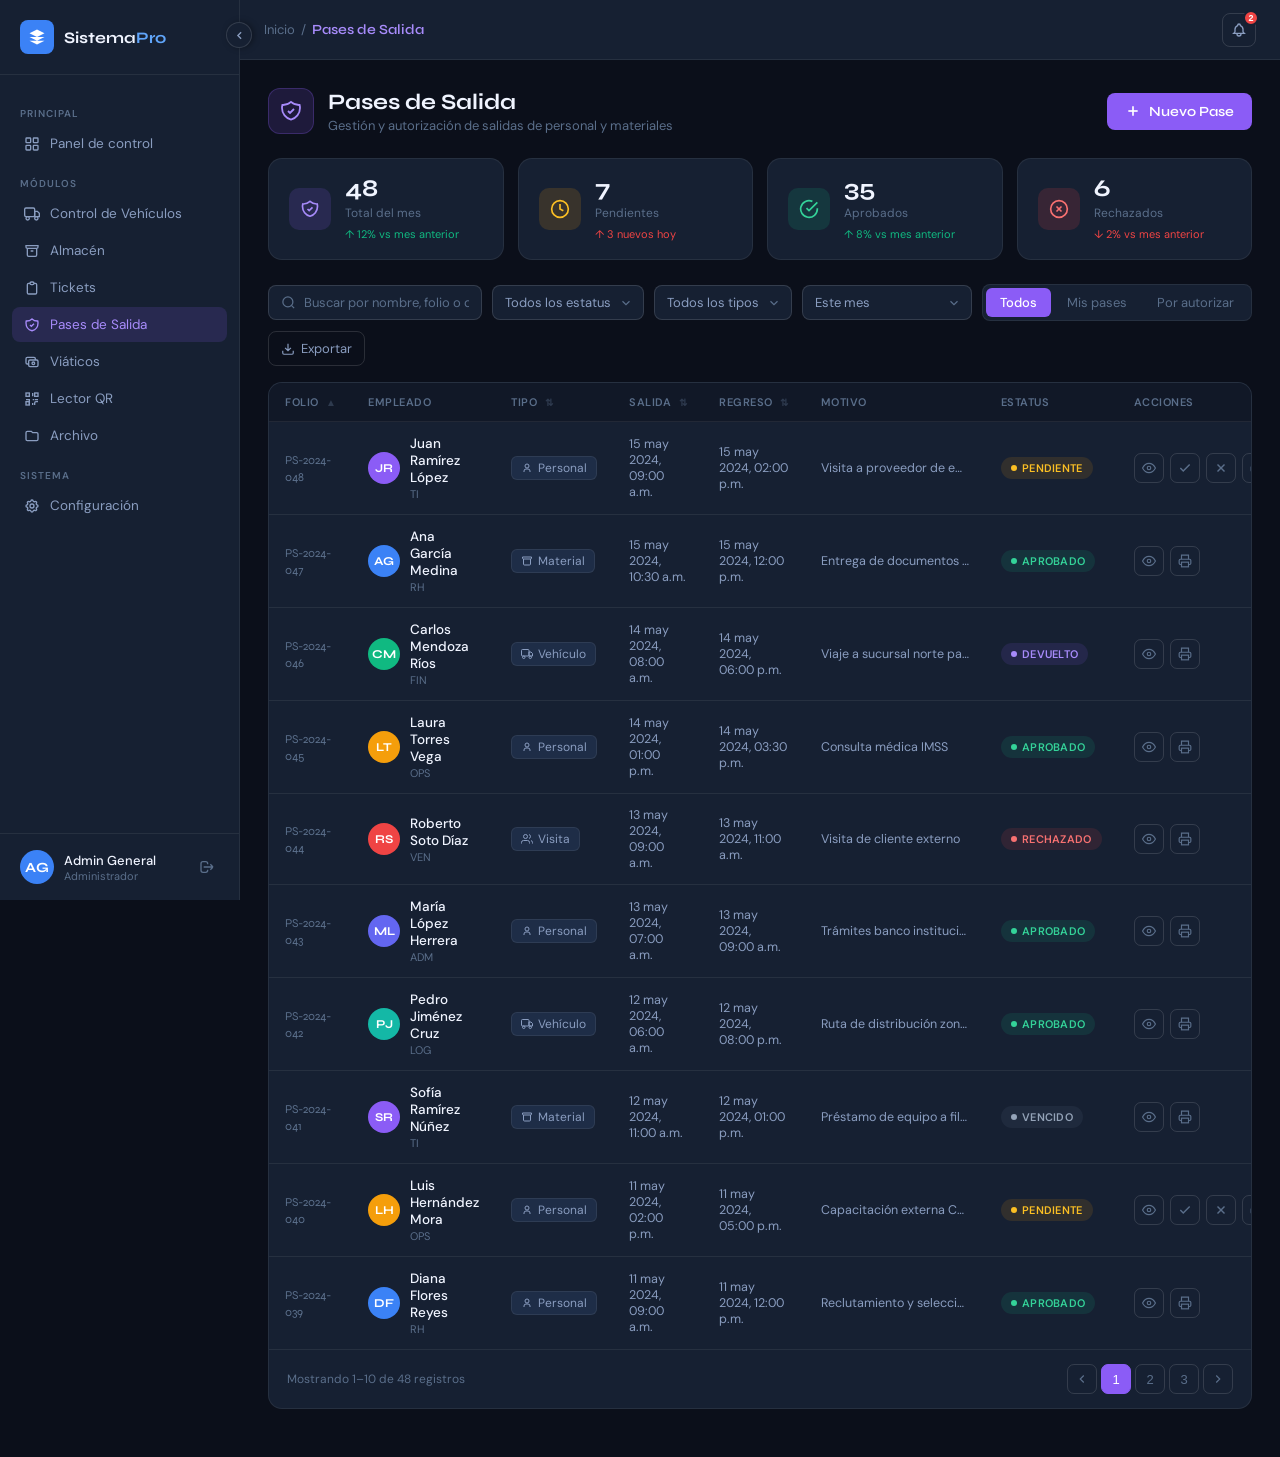
<file: pases-salida.html>
<!DOCTYPE html>
<html lang="es">
<head>
<meta charset="UTF-8">
<meta name="viewport" content="width=device-width, initial-scale=1.0">
<title>SistemaPro — Pases de Salida</title>
<link rel="preconnect" href="https://fonts.googleapis.com">
<link href="https://fonts.googleapis.com/css2?family=Syne:wght@400;600;700;800&family=DM+Sans:wght@300;400;500&display=swap" rel="stylesheet">
<style>
/* ─────────────────────────────────────────────
   RESET & TOKENS
───────────────────────────────────────────── */
*, *::before, *::after { box-sizing: border-box; margin: 0; padding: 0; }

:root {
  --bg:           #0b0f1a;
  --bg2:          #111827;
  --bg3:          #1a2236;
  --surface:      #162032;
  --surface2:     #1e2d47;
  --border:       rgba(255,255,255,0.07);
  --border2:      rgba(255,255,255,0.13);
  --text:         #f0f4ff;
  --text2:        #8a9dc0;
  --text3:        #5a6e8a;
  --accent:       #3b82f6;
  --accent2:      #60a5fa;
  --accent-glow:  rgba(59,130,246,0.18);
  --violet:       #8b5cf6;
  --violet-glow:  rgba(139,92,246,0.15);
  --success:      #10b981;
  --warning:      #f59e0b;
  --danger:       #ef4444;
  --radius:       14px;
  --radius-sm:    8px;
  --font-head:    'Syne', sans-serif;
  --font-body:    'DM Sans', sans-serif;
}

html, body { height: 100%; font-family: var(--font-body); background: var(--bg); color: var(--text); }

/* ─────────────────────────────────────────────
   SIDEBAR
───────────────────────────────────────────── */
.sidebar {
  position: fixed; top: 0; left: 0; bottom: 0; width: 240px;
  background: var(--surface); border-right: 1px solid var(--border);
  display: flex; flex-direction: column; z-index: 50;
  transition: width .3s cubic-bezier(.4,0,.2,1), transform .3s ease;
  overflow: visible;
}
.btn-collapse {
  position: absolute; top: 22px; right: -13px; z-index: 60;
  width: 26px; height: 26px; border-radius: 50%;
  background: var(--surface); border: 1px solid var(--border2); color: var(--text2);
  cursor: pointer; display: flex; align-items: center; justify-content: center;
  transition: background .15s, color .15s;
  box-shadow: 2px 0 6px rgba(0,0,0,.35);
}
.btn-collapse:hover { background: var(--surface2); color: var(--text); }
.btn-collapse svg { width: 13px; height: 13px; transition: transform .3s cubic-bezier(.4,0,.2,1); }
.sidebar.collapsed { width: 64px; }
.sidebar.collapsed .btn-collapse svg { transform: rotate(180deg); }

.sidebar-logo {
  display: flex; align-items: center; gap: 10px;
  padding: 20px 20px; border-bottom: 1px solid var(--border); overflow: hidden;
}
.sidebar-logo-left { display: flex; align-items: center; gap: 10px; flex: 1; min-width: 0; }
.sidebar-logo-icon {
  width: 34px; height: 34px; border-radius: 8px;
  background: var(--accent); display: flex; align-items: center; justify-content: center; flex-shrink: 0;
}
.sidebar-logo-icon svg { width: 18px; height: 18px; fill: #fff; }
.sidebar-logo-name { font-family: var(--font-head); font-size: 16px; font-weight: 700; white-space: nowrap; overflow: hidden; transition: opacity .2s; }
.sidebar-logo-name span { color: var(--accent2); }
.sidebar.collapsed .sidebar-logo { padding: 20px 0; justify-content: center; }
.sidebar.collapsed .sidebar-logo-left { justify-content: center; flex: none; }
.sidebar.collapsed .sidebar-logo-name { opacity: 0; width: 0; }

.sidebar-nav { flex: 1; padding: 16px 12px; overflow-y: auto; overflow-x: hidden; }
.nav-section {
  font-size: 10px; font-weight: 600; color: var(--text3); letter-spacing: 1px;
  text-transform: uppercase; padding: 0 8px; margin: 16px 0 6px;
  white-space: nowrap; overflow: hidden; transition: opacity .2s;
}
.nav-item {
  display: flex; align-items: center; gap: 10px; padding: 9px 12px;
  border-radius: var(--radius-sm); color: var(--text2); font-size: 13.5px;
  cursor: pointer; transition: background .15s, color .15s; text-decoration: none;
  margin-bottom: 2px; white-space: nowrap; overflow: hidden;
}
.nav-item:hover { background: var(--surface2); color: var(--text); }
.nav-item.active { background: var(--violet-glow); color: #a78bfa; }
.nav-item svg { width: 16px; height: 16px; flex-shrink: 0; }
.nav-label { transition: opacity .2s, width .2s; overflow: hidden; }
.sidebar.collapsed .nav-section { opacity: 0; height: 0; margin: 0; padding: 0; pointer-events: none; }
.sidebar.collapsed .nav-item { padding: 9px 0; justify-content: center; gap: 0; }
.sidebar.collapsed .nav-label { opacity: 0; width: 0; }
.sidebar.collapsed .nav-item { position: relative; }
.sidebar.collapsed .nav-item:hover::after {
  content: attr(data-label);
  position: absolute; left: 68px; top: 50%; transform: translateY(-50%);
  background: var(--surface2); color: var(--text); border: 1px solid var(--border2);
  padding: 5px 10px; border-radius: 7px; font-size: 12px; white-space: nowrap;
  pointer-events: none; z-index: 200;
}

.sidebar-user {
  padding: 16px 20px; border-top: 1px solid var(--border);
  display: flex; align-items: center; gap: 10px;
}
.user-avatar {
  width: 34px; height: 34px; border-radius: 50%;
  background: var(--accent); display: flex; align-items: center; justify-content: center;
  font-family: var(--font-head); font-size: 14px; font-weight: 700; color: #fff; flex-shrink: 0;
}
.user-info { flex: 1; min-width: 0; transition: opacity .2s; }
.user-name { font-size: 13px; font-weight: 500; white-space: nowrap; overflow: hidden; text-overflow: ellipsis; }
.user-role { font-size: 11px; color: var(--text3); }
.btn-logout {
  background: none; border: none; color: var(--text3); cursor: pointer; padding: 4px;
  border-radius: 6px; transition: color .15s; display: flex; align-items: center; flex-shrink: 0;
}
.btn-logout:hover { color: var(--danger); }
.btn-logout svg { width: 16px; height: 16px; }
.sidebar.collapsed .sidebar-user { padding: 16px 0; justify-content: center; }
.sidebar.collapsed .user-info,
.sidebar.collapsed .btn-logout { opacity: 0; width: 0; overflow: hidden; pointer-events: none; }

/* ─────────────────────────────────────────────
   TOPBAR
───────────────────────────────────────────── */
.topbar {
  position: fixed; top: 0; left: 240px; right: 0; height: 60px;
  background: var(--surface); border-bottom: 1px solid var(--border);
  display: flex; align-items: center; padding: 0 24px; gap: 16px; z-index: 40;
  transition: left .3s cubic-bezier(.4,0,.2,1);
}
body.sidebar-collapsed .topbar { left: 64px; }
.hamburger { display: none; background: none; border: none; color: var(--text2); cursor: pointer; padding: 4px; }
.hamburger svg { width: 22px; height: 22px; }

.breadcrumb { display: flex; align-items: center; gap: 6px; flex: 1; }
.breadcrumb a { font-size: 13px; color: var(--text3); text-decoration: none; }
.breadcrumb a:hover { color: var(--text2); }
.breadcrumb .sep { color: var(--text3); font-size: 13px; }
.breadcrumb .current { font-family: var(--font-head); font-size: 14px; font-weight: 600; color: #a78bfa; }

.topbar-actions { display: flex; align-items: center; gap: 8px; }
.icon-btn {
  width: 34px; height: 34px; border-radius: 8px; display: flex; align-items: center; justify-content: center;
  background: none; border: 1px solid var(--border2); color: var(--text2); cursor: pointer;
  transition: all .15s; position: relative;
}
.icon-btn:hover { background: var(--surface2); color: var(--text); }
.icon-btn svg { width: 16px; height: 16px; }
.badge {
  position: absolute; top: -4px; right: -4px; width: 16px; height: 16px;
  background: var(--danger); border-radius: 50%; font-size: 9px; font-weight: 700;
  display: flex; align-items: center; justify-content: center; color: #fff; border: 2px solid var(--surface);
}

/* ─────────────────────────────────────────────
   MAIN LAYOUT
───────────────────────────────────────────── */
.main {
  margin-left: 240px; margin-top: 60px;
  padding: 28px 28px 48px;
  min-height: calc(100vh - 60px);
  transition: margin-left .3s cubic-bezier(.4,0,.2,1);
}
body.sidebar-collapsed .main { margin-left: 64px; }

/* ─────────────────────────────────────────────
   PAGE HEADER
───────────────────────────────────────────── */
.page-header {
  display: flex; align-items: center; justify-content: space-between;
  margin-bottom: 24px; gap: 16px; flex-wrap: wrap;
}
.page-header-left { display: flex; align-items: center; gap: 14px; }
.page-icon {
  width: 46px; height: 46px; border-radius: 12px;
  background: var(--violet-glow); border: 1px solid rgba(139,92,246,.25);
  display: flex; align-items: center; justify-content: center; flex-shrink: 0;
  color: #a78bfa;
}
.page-icon svg { width: 24px; height: 24px; }
.page-title { font-family: var(--font-head); font-size: 22px; font-weight: 700; }
.page-subtitle { font-size: 13px; color: var(--text3); margin-top: 2px; }

.btn-primary {
  display: flex; align-items: center; gap: 8px;
  background: var(--violet); color: #fff;
  border: none; border-radius: var(--radius-sm);
  padding: 10px 18px; font-family: var(--font-head); font-size: 14px; font-weight: 600;
  cursor: pointer; transition: background .15s, transform .1s; white-space: nowrap;
}
.btn-primary:hover { background: #7c3aed; }
.btn-primary:active { transform: scale(.97); }
.btn-primary svg { width: 16px; height: 16px; }

/* ─────────────────────────────────────────────
   STATS ROW
───────────────────────────────────────────── */
.stats-row {
  display: grid; grid-template-columns: repeat(4, 1fr); gap: 14px; margin-bottom: 24px;
}
.stat-card {
  background: var(--surface); border: 1px solid var(--border);
  border-radius: var(--radius); padding: 18px 20px;
  display: flex; align-items: center; gap: 14px;
  transition: border-color .2s;
}
.stat-card:hover { border-color: var(--border2); }
.stat-card-icon {
  width: 42px; height: 42px; border-radius: 10px;
  display: flex; align-items: center; justify-content: center; flex-shrink: 0;
}
.stat-card-icon svg { width: 20px; height: 20px; }
.stat-card-icon.violet { background: rgba(139,92,246,.15); color: #a78bfa; }
.stat-card-icon.green  { background: rgba(16,185,129,.15);  color: #34d399; }
.stat-card-icon.amber  { background: rgba(245,158,11,.15);  color: #fbbf24; }
.stat-card-icon.red    { background: rgba(239,68,68,.15);   color: #f87171; }
.stat-info { flex: 1; min-width: 0; }
.stat-num { font-family: var(--font-head); font-size: 24px; font-weight: 700; line-height: 1; }
.stat-lbl { font-size: 12px; color: var(--text3); margin-top: 4px; }
.stat-delta { font-size: 11px; margin-top: 6px; }
.stat-delta.up   { color: var(--success); }
.stat-delta.down { color: var(--danger); }

/* ─────────────────────────────────────────────
   FILTER / TOOLBAR
───────────────────────────────────────────── */
.toolbar {
  display: flex; align-items: center; gap: 10px;
  flex-wrap: wrap; margin-bottom: 16px;
}
.search-box {
  display: flex; align-items: center; gap: 8px;
  background: var(--surface); border: 1px solid var(--border2); border-radius: var(--radius-sm);
  padding: 8px 12px; flex: 1; min-width: 200px; max-width: 320px;
}
.search-box svg { width: 15px; height: 15px; color: var(--text3); flex-shrink: 0; }
.search-box input {
  background: none; border: none; color: var(--text);
  font-family: var(--font-body); font-size: 13px; outline: none; width: 100%;
}
.search-box input::placeholder { color: var(--text3); }

.filter-select {
  background: var(--surface); border: 1px solid var(--border2); border-radius: var(--radius-sm);
  color: var(--text2); font-family: var(--font-body); font-size: 13px;
  padding: 8px 12px; cursor: pointer; outline: none; appearance: none;
  background-image: url("data:image/svg+xml,%3Csvg xmlns='http://www.w3.org/2000/svg' viewBox='0 0 24 24' fill='none' stroke='%235a6e8a' stroke-width='2'%3E%3Cpath d='M6 9l6 6 6-6'/%3E%3C/svg%3E");
  background-repeat: no-repeat; background-position: right 10px center; background-size: 14px;
  padding-right: 32px;
}
.filter-select:focus { border-color: var(--violet); }

.tab-group {
  display: flex; background: var(--surface); border: 1px solid var(--border); border-radius: var(--radius-sm);
  padding: 3px; gap: 2px;
}
.tab-btn {
  padding: 6px 14px; border-radius: 6px; border: none; background: none;
  color: var(--text3); font-family: var(--font-body); font-size: 13px; cursor: pointer;
  transition: background .15s, color .15s; white-space: nowrap;
}
.tab-btn.active { background: var(--violet); color: #fff; font-weight: 500; }
.tab-btn:not(.active):hover { background: var(--surface2); color: var(--text2); }

.btn-icon-outline {
  display: flex; align-items: center; gap: 6px;
  background: none; border: 1px solid var(--border2); color: var(--text2);
  border-radius: var(--radius-sm); padding: 8px 12px;
  font-family: var(--font-body); font-size: 13px; cursor: pointer;
  transition: all .15s; white-space: nowrap;
}
.btn-icon-outline:hover { border-color: var(--accent); color: var(--accent2); }
.btn-icon-outline svg { width: 14px; height: 14px; }

/* ─────────────────────────────────────────────
   TABLE
───────────────────────────────────────────── */
.table-wrap {
  background: var(--surface); border: 1px solid var(--border); border-radius: var(--radius);
  overflow: hidden;
}
.table-scroll { overflow-x: auto; }
table { width: 100%; border-collapse: collapse; min-width: 780px; }
thead { background: var(--bg2); }
th {
  padding: 12px 16px; text-align: left; font-size: 11px; font-weight: 600;
  color: var(--text3); text-transform: uppercase; letter-spacing: .5px;
  border-bottom: 1px solid var(--border); white-space: nowrap;
}
th.sortable { cursor: pointer; user-select: none; }
th.sortable:hover { color: var(--text2); }
th .sort-icon { display: inline-block; margin-left: 4px; opacity: .4; font-size: 10px; }
th.asc  .sort-icon::after { content: '▲'; }
th.desc .sort-icon::after { content: '▼'; }
th:not(.asc):not(.desc) .sort-icon::after { content: '⇅'; }

tbody tr {
  border-bottom: 1px solid var(--border);
  transition: background .12s;
}
tbody tr:last-child { border-bottom: none; }
tbody tr:hover { background: rgba(255,255,255,.025); }
td { padding: 13px 16px; font-size: 13.5px; vertical-align: middle; }

.td-id { font-family: var(--font-head); font-size: 12px; color: var(--text3); }
.td-employee { display: flex; align-items: center; gap: 10px; }
.emp-avatar {
  width: 32px; height: 32px; border-radius: 50%; flex-shrink: 0;
  display: flex; align-items: center; justify-content: center;
  font-family: var(--font-head); font-size: 12px; font-weight: 700; color: #fff;
}
.emp-name { font-weight: 500; font-size: 13.5px; }
.emp-dept { font-size: 11px; color: var(--text3); margin-top: 1px; }

.badge-status {
  display: inline-flex; align-items: center; gap: 5px;
  padding: 4px 10px; border-radius: 20px; font-size: 11px; font-weight: 600;
  letter-spacing: .3px; text-transform: uppercase; white-space: nowrap;
}
.badge-status::before { content: ''; width: 6px; height: 6px; border-radius: 50%; background: currentColor; }
.status-pending  { background: rgba(245,158,11,.12); color: #fbbf24; }
.status-approved { background: rgba(16,185,129,.12);  color: #34d399; }
.status-rejected { background: rgba(239,68,68,.12);   color: #f87171; }
.status-returned { background: rgba(139,92,246,.12);  color: #a78bfa; }
.status-expired  { background: rgba(100,116,139,.12); color: #94a3b8; }

.td-type {
  display: inline-flex; align-items: center; gap: 5px;
  font-size: 12px; color: var(--text2); background: var(--surface2);
  padding: 3px 9px; border-radius: 6px; border: 1px solid var(--border);
}
.td-type svg { width: 12px; height: 12px; }

.td-actions { display: flex; align-items: center; gap: 6px; }
.action-btn {
  width: 30px; height: 30px; border-radius: 7px; border: 1px solid var(--border2);
  background: none; color: var(--text3); cursor: pointer;
  display: flex; align-items: center; justify-content: center; transition: all .15s;
}
.action-btn svg { width: 14px; height: 14px; }
.action-btn.view:hover   { border-color: var(--accent2); color: var(--accent2); background: var(--accent-glow); }
.action-btn.approve:hover{ border-color: var(--success); color: var(--success); background: rgba(16,185,129,.1); }
.action-btn.reject:hover { border-color: var(--danger);  color: var(--danger);  background: rgba(239,68,68,.1); }
.action-btn.print:hover  { border-color: var(--text2); color: var(--text); background: var(--surface2); }

.table-footer {
  display: flex; align-items: center; justify-content: space-between;
  padding: 14px 18px; border-top: 1px solid var(--border); gap: 12px; flex-wrap: wrap;
}
.table-info { font-size: 12px; color: var(--text3); }
.pagination { display: flex; align-items: center; gap: 4px; }
.page-btn {
  width: 30px; height: 30px; border-radius: 7px; border: 1px solid var(--border2);
  background: none; color: var(--text3); cursor: pointer;
  display: flex; align-items: center; justify-content: center; font-size: 13px;
  transition: all .15s;
}
.page-btn:hover { border-color: var(--violet); color: #a78bfa; background: var(--violet-glow); }
.page-btn.active { background: var(--violet); color: #fff; border-color: var(--violet); }
.page-btn svg { width: 14px; height: 14px; }

/* ─────────────────────────────────────────────
   MODAL
───────────────────────────────────────────── */
.modal-overlay {
  position: fixed; inset: 0; background: rgba(0,0,0,.65); z-index: 200;
  display: flex; align-items: center; justify-content: center; padding: 20px;
  opacity: 0; pointer-events: none; transition: opacity .25s;
}
.modal-overlay.open { opacity: 1; pointer-events: auto; }
.modal {
  background: var(--surface); border: 1px solid var(--border2); border-radius: 18px;
  width: 100%; max-width: 560px; max-height: 90vh; display: flex; flex-direction: column;
  transform: translateY(20px) scale(.97); transition: transform .28s cubic-bezier(.22,1,.36,1);
  overflow: hidden;
}
.modal-overlay.open .modal { transform: none; }
.modal-header {
  display: flex; align-items: center; justify-content: space-between;
  padding: 22px 24px; border-bottom: 1px solid var(--border);
}
.modal-header-left { display: flex; align-items: center; gap: 12px; }
.modal-icon {
  width: 38px; height: 38px; border-radius: 10px;
  background: var(--violet-glow); border: 1px solid rgba(139,92,246,.25);
  display: flex; align-items: center; justify-content: center; color: #a78bfa;
}
.modal-icon svg { width: 18px; height: 18px; }
.modal-title { font-family: var(--font-head); font-size: 16px; font-weight: 700; }
.modal-subtitle { font-size: 12px; color: var(--text3); margin-top: 2px; }
.btn-close {
  background: none; border: 1px solid var(--border2); color: var(--text3);
  width: 32px; height: 32px; border-radius: 8px; cursor: pointer;
  display: flex; align-items: center; justify-content: center; transition: all .15s;
}
.btn-close:hover { border-color: var(--danger); color: var(--danger); background: rgba(239,68,68,.08); }
.btn-close svg { width: 15px; height: 15px; }

.modal-body { padding: 24px; overflow-y: auto; display: flex; flex-direction: column; gap: 18px; }

/* Form fields */
.field-group { display: grid; grid-template-columns: 1fr 1fr; gap: 14px; }
.field-group.single { grid-template-columns: 1fr; }
.field { display: flex; flex-direction: column; gap: 6px; }
.field label {
  font-size: 11px; font-weight: 600; color: var(--text3);
  text-transform: uppercase; letter-spacing: .5px;
}
.field label .req { color: var(--violet); margin-left: 2px; }
.field input,
.field select,
.field textarea {
  background: var(--bg2); border: 1px solid var(--border2); border-radius: var(--radius-sm);
  color: var(--text); font-family: var(--font-body); font-size: 13.5px;
  padding: 10px 12px; outline: none;
  transition: border-color .2s, box-shadow .2s;
}
.field input:focus,
.field select:focus,
.field textarea:focus {
  border-color: var(--violet);
  box-shadow: 0 0 0 3px var(--violet-glow);
}
.field input::placeholder,
.field textarea::placeholder { color: var(--text3); }
.field select { appearance: none; cursor: pointer; }
.field textarea { resize: vertical; min-height: 72px; }

.field-hint { font-size: 11px; color: var(--text3); margin-top: 2px; }
.field-error { font-size: 11px; color: var(--danger); margin-top: 2px; display: none; }
.field.has-error input,
.field.has-error select { border-color: var(--danger); }
.field.has-error .field-error { display: block; }

.section-divider {
  display: flex; align-items: center; gap: 10px; margin: 4px 0;
}
.section-divider span { font-size: 11px; font-weight: 600; color: var(--text3); text-transform: uppercase; letter-spacing: .5px; white-space: nowrap; }
.section-divider::before,
.section-divider::after { content: ''; flex: 1; height: 1px; background: var(--border); }

.modal-footer {
  display: flex; align-items: center; justify-content: flex-end; gap: 10px;
  padding: 18px 24px; border-top: 1px solid var(--border);
}
.btn-cancel {
  background: none; border: 1px solid var(--border2); color: var(--text2);
  border-radius: var(--radius-sm); padding: 9px 18px;
  font-family: var(--font-body); font-size: 13.5px; cursor: pointer; transition: all .15s;
}
.btn-cancel:hover { border-color: var(--text2); color: var(--text); }
.btn-submit {
  background: var(--violet); color: #fff; border: none; border-radius: var(--radius-sm);
  padding: 9px 22px; font-family: var(--font-head); font-size: 14px; font-weight: 600;
  cursor: pointer; transition: background .15s, transform .1s;
  display: flex; align-items: center; gap: 8px;
}
.btn-submit:hover { background: #7c3aed; }
.btn-submit:active { transform: scale(.97); }
.btn-submit svg { width: 15px; height: 15px; }
.btn-submit .spinner { display: none; }
.btn-submit.loading .spinner { display: block; animation: spin .8s linear infinite; }
.btn-submit.loading .btn-text { opacity: .7; }
@keyframes spin { to { transform: rotate(360deg); } }

/* ─────────────────────────────────────────────
   DETAIL PANEL (slide-in right)
───────────────────────────────────────────── */
.detail-overlay {
  position: fixed; inset: 0; background: rgba(0,0,0,.5); z-index: 190;
  opacity: 0; pointer-events: none; transition: opacity .25s;
}
.detail-overlay.open { opacity: 1; pointer-events: auto; }
.detail-panel {
  position: fixed; top: 0; right: 0; bottom: 0; width: 420px; max-width: 95vw;
  background: var(--surface); border-left: 1px solid var(--border2); z-index: 195;
  display: flex; flex-direction: column;
  transform: translateX(100%); transition: transform .3s cubic-bezier(.4,0,.2,1);
}
.detail-overlay.open .detail-panel { transform: none; }

.detail-header {
  display: flex; align-items: center; justify-content: space-between;
  padding: 22px 24px; border-bottom: 1px solid var(--border);
}
.detail-title { font-family: var(--font-head); font-size: 16px; font-weight: 700; }
.detail-id { font-size: 12px; color: var(--text3); margin-top: 2px; }
.detail-body { flex: 1; overflow-y: auto; padding: 24px; display: flex; flex-direction: column; gap: 20px; }

.detail-employee-card {
  display: flex; align-items: center; gap: 14px;
  background: var(--bg2); border: 1px solid var(--border); border-radius: var(--radius);
  padding: 16px;
}
.detail-emp-avatar {
  width: 48px; height: 48px; border-radius: 50%;
  display: flex; align-items: center; justify-content: center;
  font-family: var(--font-head); font-size: 18px; font-weight: 700; color: #fff; flex-shrink: 0;
}
.detail-emp-name { font-family: var(--font-head); font-size: 15px; font-weight: 600; }
.detail-emp-dept { font-size: 12px; color: var(--text3); margin-top: 3px; }
.detail-emp-badge { margin-top: 6px; }

.detail-section-title {
  font-size: 11px; font-weight: 600; color: var(--text3);
  text-transform: uppercase; letter-spacing: .5px; margin-bottom: 10px;
}
.detail-grid { display: grid; grid-template-columns: 1fr 1fr; gap: 12px; }
.detail-field { display: flex; flex-direction: column; gap: 4px; }
.detail-field-lbl { font-size: 11px; color: var(--text3); }
.detail-field-val { font-size: 13.5px; font-weight: 500; }

.timeline { display: flex; flex-direction: column; gap: 0; }
.timeline-item { display: flex; gap: 12px; padding-bottom: 16px; position: relative; }
.timeline-item:last-child { padding-bottom: 0; }
.timeline-item:not(:last-child)::before {
  content: ''; position: absolute; left: 15px; top: 28px; bottom: 0;
  width: 1px; background: var(--border);
}
.timeline-dot {
  width: 30px; height: 30px; border-radius: 50%; flex-shrink: 0;
  display: flex; align-items: center; justify-content: center; border: 2px solid var(--border);
  background: var(--bg2);
}
.timeline-dot svg { width: 13px; height: 13px; }
.timeline-dot.violet { border-color: rgba(139,92,246,.4); color: #a78bfa; }
.timeline-dot.green  { border-color: rgba(16,185,129,.4); color: #34d399; }
.timeline-dot.red    { border-color: rgba(239,68,68,.4);  color: #f87171; }
.timeline-dot.amber  { border-color: rgba(245,158,11,.4); color: #fbbf24; }
.timeline-info { flex: 1; }
.timeline-event { font-size: 13px; font-weight: 500; }
.timeline-meta  { font-size: 11px; color: var(--text3); margin-top: 2px; }

.detail-footer {
  padding: 18px 24px; border-top: 1px solid var(--border);
  display: flex; gap: 10px;
}
.btn-approve {
  flex: 1; background: rgba(16,185,129,.15); color: #34d399; border: 1px solid rgba(16,185,129,.3);
  border-radius: var(--radius-sm); padding: 10px; font-family: var(--font-head); font-size: 13px;
  font-weight: 600; cursor: pointer; transition: all .15s;
  display: flex; align-items: center; justify-content: center; gap: 6px;
}
.btn-approve:hover { background: rgba(16,185,129,.25); }
.btn-approve svg { width: 15px; height: 15px; }
.btn-reject {
  flex: 1; background: rgba(239,68,68,.1); color: #f87171; border: 1px solid rgba(239,68,68,.25);
  border-radius: var(--radius-sm); padding: 10px; font-family: var(--font-head); font-size: 13px;
  font-weight: 600; cursor: pointer; transition: all .15s;
  display: flex; align-items: center; justify-content: center; gap: 6px;
}
.btn-reject:hover { background: rgba(239,68,68,.2); }
.btn-reject svg { width: 15px; height: 15px; }

/* ─────────────────────────────────────────────
   TOAST
───────────────────────────────────────────── */
.toast {
  position: fixed; bottom: 28px; left: 50%; transform: translateX(-50%) translateY(20px);
  display: flex; align-items: center; gap: 10px;
  padding: 13px 20px; border-radius: 12px; z-index: 999;
  font-size: 14px; font-family: var(--font-body); font-weight: 500;
  opacity: 0; pointer-events: none;
  transition: opacity .28s ease, transform .28s cubic-bezier(.22,1,.36,1);
  border: 1px solid transparent; min-width: 240px;
}
.toast.visible { opacity: 1; transform: translateX(-50%) translateY(0); pointer-events: auto; }
.toast-success { background: #0d2b1f; border-color: rgba(16,185,129,.35); color: #34d399; }
.toast-error   { background: #2b0d0d; border-color: rgba(239,68,68,.35);  color: #fca5a5; }
.toast-info    { background: #0d1b35; border-color: rgba(59,130,246,.35);  color: #93c5fd; }
.toast-icon svg { width: 16px; height: 16px; flex-shrink: 0; }

/* ─────────────────────────────────────────────
   OVERLAY SIDEBAR (mobile)
───────────────────────────────────────────── */
.sidebar-overlay {
  display: none; position: fixed; inset: 0; background: rgba(0,0,0,.6); z-index: 45;
}
.sidebar-overlay.active { display: block; }

/* ─────────────────────────────────────────────
   EMPTY STATE
───────────────────────────────────────────── */
.empty-state {
  display: flex; flex-direction: column; align-items: center; justify-content: center;
  padding: 60px 20px; color: var(--text3); text-align: center;
}
.empty-state svg { width: 52px; height: 52px; opacity: .3; margin-bottom: 16px; }
.empty-state h4 { font-family: var(--font-head); font-size: 16px; color: var(--text2); margin-bottom: 6px; }
.empty-state p { font-size: 13px; }

/* ─────────────────────────────────────────────
   RESPONSIVE
───────────────────────────────────────────── */
@media (max-width: 1100px) {
  .stats-row { grid-template-columns: repeat(2, 1fr); }
}
@media (max-width: 900px) {
  .sidebar { transform: translateX(-100%); }
  .sidebar.open { transform: none; }
  .sidebar.collapsed { width: 240px; transform: translateX(-100%); }
  .sidebar.collapsed.open { transform: none; }
  .topbar { left: 0 !important; }
  .main { margin-left: 0 !important; padding: 20px 16px 40px; }
  .hamburger { display: flex; }
}
@media (max-width: 640px) {
  .stats-row { grid-template-columns: 1fr 1fr; gap: 10px; }
  .toolbar { gap: 8px; }
  .search-box { max-width: 100%; }
  .tab-group { flex: 1; }
  .field-group { grid-template-columns: 1fr; }
  .detail-grid { grid-template-columns: 1fr; }
}
@media (max-width: 420px) {
  .stats-row { grid-template-columns: 1fr; }
}
</style>
</head>
<body>

<!-- ═══════════════════════════════════════════
     SIDEBAR
════════════════════════════════════════════ -->
<div class="sidebar-overlay" id="sidebar-overlay" onclick="closeSidebar()"></div>

<aside class="sidebar" id="sidebar">
  <button class="btn-collapse" onclick="toggleCollapse()" title="Contraer / expandir menú">
    <svg viewBox="0 0 24 24" fill="none" stroke="currentColor" stroke-width="2.5"><path d="M15 18l-6-6 6-6"/></svg>
  </button>

  <div class="sidebar-logo">
    <div class="sidebar-logo-left">
      <div class="sidebar-logo-icon">
        <svg viewBox="0 0 24 24"><path d="M12 2L2 7l10 5 10-5-10-5zM2 17l10 5 10-5M2 12l10 5 10-5"/></svg>
      </div>
      <span class="sidebar-logo-name">Sistema<span>Pro</span></span>
    </div>
  </div>

  <nav class="sidebar-nav">
    <div class="nav-section">Principal</div>
    <a class="nav-item" href="panel-sistema.html" data-label="Panel de control">
      <svg viewBox="0 0 24 24" fill="none" stroke="currentColor" stroke-width="2"><rect x="3" y="3" width="7" height="7" rx="1"/><rect x="14" y="3" width="7" height="7" rx="1"/><rect x="3" y="14" width="7" height="7" rx="1"/><rect x="14" y="14" width="7" height="7" rx="1"/></svg>
      <span class="nav-label">Panel de control</span>
    </a>

    <div class="nav-section">Módulos</div>
    <a class="nav-item" href="#" data-label="Control de Vehículos">
      <svg viewBox="0 0 24 24" fill="none" stroke="currentColor" stroke-width="2"><rect x="1" y="3" width="15" height="13" rx="2"/><polygon points="16 8 20 8 23 11 23 16 16 16 16 8"/><circle cx="5.5" cy="18.5" r="2.5"/><circle cx="18.5" cy="18.5" r="2.5"/></svg>
      <span class="nav-label">Control de Vehículos</span>
    </a>
    <a class="nav-item" href="#" data-label="Almacén">
      <svg viewBox="0 0 24 24" fill="none" stroke="currentColor" stroke-width="2"><path d="M5 8h14M5 8a2 2 0 01-2-2V4h18v2a2 2 0 01-2 2M5 8v10a2 2 0 002 2h10a2 2 0 002-2V8M10 12h4"/></svg>
      <span class="nav-label">Almacén</span>
    </a>
    <a class="nav-item" href="#" data-label="Tickets">
      <svg viewBox="0 0 24 24" fill="none" stroke="currentColor" stroke-width="2"><path d="M9 5H7a2 2 0 00-2 2v12a2 2 0 002 2h10a2 2 0 002-2V7a2 2 0 00-2-2h-2M9 5a2 2 0 002 2h2a2 2 0 002-2M9 5a2 2 0 012-2h2a2 2 0 012 2"/></svg>
      <span class="nav-label">Tickets</span>
    </a>
    <a class="nav-item active" href="#" data-label="Pases de Salida">
      <svg viewBox="0 0 24 24" fill="none" stroke="currentColor" stroke-width="2"><path d="M9 12l2 2 4-4m5.618-4.016A11.955 11.955 0 0112 2.944a11.955 11.955 0 01-8.618 3.04A12.02 12.02 0 003 9c0 5.591 3.824 10.29 9 11.622 5.176-1.332 9-6.03 9-11.622 0-1.042-.133-2.052-.382-3.016z"/></svg>
      <span class="nav-label">Pases de Salida</span>
    </a>
    <a class="nav-item" href="#" data-label="Viáticos">
      <svg viewBox="0 0 24 24" fill="none" stroke="currentColor" stroke-width="2"><path d="M17 9V7a2 2 0 00-2-2H5a2 2 0 00-2 2v6a2 2 0 002 2h2m2 4h10a2 2 0 002-2v-6a2 2 0 00-2-2H9a2 2 0 00-2 2v6a2 2 0 002 2zm7-5a2 2 0 11-4 0 2 2 0 014 0z"/></svg>
      <span class="nav-label">Viáticos</span>
    </a>
    <a class="nav-item" href="#" data-label="Lector QR">
      <svg viewBox="0 0 24 24" fill="none" stroke="currentColor" stroke-width="2"><rect x="3" y="3" width="5" height="5"/><rect x="16" y="3" width="5" height="5"/><rect x="3" y="16" width="5" height="5"/><path d="M21 16h-3a2 2 0 00-2 2v3M8 21V13H3M21 13h-5M13 3v5M13 13h2M13 21v-3"/></svg>
      <span class="nav-label">Lector QR</span>
    </a>
    <a class="nav-item" href="#" data-label="Archivo">
      <svg viewBox="0 0 24 24" fill="none" stroke="currentColor" stroke-width="2"><path d="M3 7v10a2 2 0 002 2h14a2 2 0 002-2V9a2 2 0 00-2-2h-6l-2-2H5a2 2 0 00-2 2z"/></svg>
      <span class="nav-label">Archivo</span>
    </a>

    <div class="nav-section">Sistema</div>
    <a class="nav-item" href="#" data-label="Configuración">
      <svg viewBox="0 0 24 24" fill="none" stroke="currentColor" stroke-width="2"><path d="M10.325 4.317c.426-1.756 2.924-1.756 3.35 0a1.724 1.724 0 002.573 1.066c1.543-.94 3.31.826 2.37 2.37a1.724 1.724 0 001.065 2.572c1.756.426 1.756 2.924 0 3.35a1.724 1.724 0 00-1.066 2.573c.94 1.543-.826 3.31-2.37 2.37a1.724 1.724 0 00-2.572 1.065c-.426 1.756-2.924 1.756-3.35 0a1.724 1.724 0 00-2.573-1.066c-1.543.94-3.31-.826-2.37-2.37a1.724 1.724 0 00-1.065-2.572c-1.756-.426-1.756-2.924 0-3.35a1.724 1.724 0 001.066-2.573c-.94-1.543.826-3.31 2.37-2.37.996.608 2.296.07 2.572-1.065z"/><circle cx="12" cy="12" r="3"/></svg>
      <span class="nav-label">Configuración</span>
    </a>
  </nav>

  <div class="sidebar-user">
    <div class="user-avatar">AG</div>
    <div class="user-info">
      <div class="user-name">Admin General</div>
      <div class="user-role">Administrador</div>
    </div>
    <button class="btn-logout" title="Cerrar sesión">
      <svg viewBox="0 0 24 24" fill="none" stroke="currentColor" stroke-width="2"><path d="M17 16l4-4m0 0l-4-4m4 4H7m6 4v1a3 3 0 01-3 3H6a3 3 0 01-3-3V7a3 3 0 013-3h4a3 3 0 013 3v1"/></svg>
    </button>
  </div>
</aside>

<!-- ═══════════════════════════════════════════
     TOPBAR
════════════════════════════════════════════ -->
<header class="topbar">
  <button class="hamburger" onclick="toggleSidebar()">
    <svg viewBox="0 0 24 24" fill="none" stroke="currentColor" stroke-width="2"><line x1="3" y1="6" x2="21" y2="6"/><line x1="3" y1="12" x2="21" y2="12"/><line x1="3" y1="18" x2="21" y2="18"/></svg>
  </button>
  <nav class="breadcrumb">
    <a href="panel-sistema.html">Inicio</a>
    <span class="sep">/</span>
    <span class="current">Pases de Salida</span>
  </nav>
  <div class="topbar-actions">
    <button class="icon-btn">
      <div class="badge">2</div>
      <svg viewBox="0 0 24 24" fill="none" stroke="currentColor" stroke-width="2"><path d="M15 17h5l-1.405-1.405A2.032 2.032 0 0118 14.158V11a6.002 6.002 0 00-4-5.659V5a2 2 0 10-4 0v.341C7.67 6.165 6 8.388 6 11v3.159c0 .538-.214 1.055-.595 1.436L4 17h5m6 0v1a3 3 0 11-6 0v-1m6 0H9"/></svg>
    </button>
  </div>
</header>

<!-- ═══════════════════════════════════════════
     MAIN CONTENT
════════════════════════════════════════════ -->
<main class="main">

  <!-- Page header -->
  <div class="page-header">
    <div class="page-header-left">
      <div class="page-icon">
        <svg viewBox="0 0 24 24" fill="none" stroke="currentColor" stroke-width="1.8"><path d="M9 12l2 2 4-4m5.618-4.016A11.955 11.955 0 0112 2.944a11.955 11.955 0 01-8.618 3.04A12.02 12.02 0 003 9c0 5.591 3.824 10.29 9 11.622 5.176-1.332 9-6.03 9-11.622 0-1.042-.133-2.052-.382-3.016z"/></svg>
      </div>
      <div>
        <div class="page-title">Pases de Salida</div>
        <div class="page-subtitle">Gestión y autorización de salidas de personal y materiales</div>
      </div>
    </div>
    <button class="btn-primary" onclick="openModal()">
      <svg viewBox="0 0 24 24" fill="none" stroke="currentColor" stroke-width="2.5"><line x1="12" y1="5" x2="12" y2="19"/><line x1="5" y1="12" x2="19" y2="12"/></svg>
      Nuevo Pase
    </button>
  </div>

  <!-- Stats -->
  <div class="stats-row">
    <div class="stat-card">
      <div class="stat-card-icon violet">
        <svg viewBox="0 0 24 24" fill="none" stroke="currentColor" stroke-width="2"><path d="M9 12l2 2 4-4m5.618-4.016A11.955 11.955 0 0112 2.944a11.955 11.955 0 01-8.618 3.04A12.02 12.02 0 003 9c0 5.591 3.824 10.29 9 11.622 5.176-1.332 9-6.03 9-11.622 0-1.042-.133-2.052-.382-3.016z"/></svg>
      </div>
      <div class="stat-info">
        <!-- AJAX: GET /api/pases/stats → total -->
        <div class="stat-num" id="stat-total">48</div>
        <div class="stat-lbl">Total del mes</div>
        <div class="stat-delta up">↑ 12% vs mes anterior</div>
      </div>
    </div>
    <div class="stat-card">
      <div class="stat-card-icon amber">
        <svg viewBox="0 0 24 24" fill="none" stroke="currentColor" stroke-width="2"><circle cx="12" cy="12" r="10"/><polyline points="12 6 12 12 16 14"/></svg>
      </div>
      <div class="stat-info">
        <!-- AJAX: GET /api/pases/stats → pendientes -->
        <div class="stat-num" id="stat-pending">7</div>
        <div class="stat-lbl">Pendientes</div>
        <div class="stat-delta down">↑ 3 nuevos hoy</div>
      </div>
    </div>
    <div class="stat-card">
      <div class="stat-card-icon green">
        <svg viewBox="0 0 24 24" fill="none" stroke="currentColor" stroke-width="2"><path d="M22 11.08V12a10 10 0 11-5.93-9.14"/><polyline points="22 4 12 14.01 9 11.01"/></svg>
      </div>
      <div class="stat-info">
        <!-- AJAX: GET /api/pases/stats → aprobados -->
        <div class="stat-num" id="stat-approved">35</div>
        <div class="stat-lbl">Aprobados</div>
        <div class="stat-delta up">↑ 8% vs mes anterior</div>
      </div>
    </div>
    <div class="stat-card">
      <div class="stat-card-icon red">
        <svg viewBox="0 0 24 24" fill="none" stroke="currentColor" stroke-width="2"><circle cx="12" cy="12" r="10"/><line x1="15" y1="9" x2="9" y2="15"/><line x1="9" y1="9" x2="15" y2="15"/></svg>
      </div>
      <div class="stat-info">
        <!-- AJAX: GET /api/pases/stats → rechazados -->
        <div class="stat-num" id="stat-rejected">6</div>
        <div class="stat-lbl">Rechazados</div>
        <div class="stat-delta down">↓ 2% vs mes anterior</div>
      </div>
    </div>
  </div>

  <!-- Toolbar -->
  <div class="toolbar">
    <div class="search-box">
      <svg viewBox="0 0 24 24" fill="none" stroke="currentColor" stroke-width="2"><circle cx="11" cy="11" r="8"/><path d="M21 21l-4.35-4.35"/></svg>
      <!-- AJAX: input event → GET /api/pases?q={value} -->
      <input type="text" id="search-input" placeholder="Buscar por nombre, folio o departamento..." oninput="handleSearch(this.value)">
    </div>

    <select class="filter-select" id="filter-status" onchange="handleFilter()">
      <!-- AJAX: change → GET /api/pases?estatus={value} -->
      <option value="">Todos los estatus</option>
      <option value="pendiente">Pendiente</option>
      <option value="aprobado">Aprobado</option>
      <option value="rechazado">Rechazado</option>
      <option value="devuelto">Devuelto</option>
      <option value="vencido">Vencido</option>
    </select>

    <select class="filter-select" id="filter-type" onchange="handleFilter()">
      <!-- AJAX: change → GET /api/pases?tipo={value} -->
      <option value="">Todos los tipos</option>
      <option value="personal">Personal</option>
      <option value="material">Material</option>
      <option value="vehiculo">Vehículo</option>
      <option value="visita">Visita</option>
    </select>

    <select class="filter-select" id="filter-date" onchange="handleFilter()">
      <!-- AJAX: change → GET /api/pases?periodo={value} -->
      <option value="today">Hoy</option>
      <option value="week">Esta semana</option>
      <option value="month" selected>Este mes</option>
      <option value="custom">Rango personalizado</option>
    </select>

    <div class="tab-group">
      <button class="tab-btn active" onclick="switchTab(this,'todos')">Todos</button>
      <button class="tab-btn" onclick="switchTab(this,'mis')">Mis pases</button>
      <button class="tab-btn" onclick="switchTab(this,'autorizar')">Por autorizar</button>
    </div>

    <button class="btn-icon-outline" onclick="exportar()">
      <!-- AJAX: click → GET /api/pases/export?format=xlsx -->
      <svg viewBox="0 0 24 24" fill="none" stroke="currentColor" stroke-width="2"><path d="M21 15v4a2 2 0 01-2 2H5a2 2 0 01-2-2v-4M7 10l5 5 5-5M12 15V3"/></svg>
      Exportar
    </button>
  </div>

  <!-- Table -->
  <div class="table-wrap">
    <div class="table-scroll">
      <table id="pases-table">
        <thead>
          <tr>
            <th class="sortable asc" onclick="sortTable('folio')">Folio <span class="sort-icon"></span></th>
            <th>Empleado</th>
            <th class="sortable" onclick="sortTable('tipo')">Tipo <span class="sort-icon"></span></th>
            <th class="sortable" onclick="sortTable('salida')">Salida <span class="sort-icon"></span></th>
            <th class="sortable" onclick="sortTable('regreso')">Regreso <span class="sort-icon"></span></th>
            <th>Motivo</th>
            <th>Estatus</th>
            <th>Acciones</th>
          </tr>
        </thead>
        <tbody id="pases-tbody">
          <!-- AJAX: GET /api/pases → renderRows(data) fills this tbody -->
          <!-- Filas de ejemplo (reemplazar con renderRows en tu AJAX) -->
        </tbody>
      </table>
    </div>

    <!-- Empty state — mostrar cuando la respuesta AJAX viene vacía -->
    <div class="empty-state" id="empty-state" style="display:none">
      <svg viewBox="0 0 24 24" fill="none" stroke="currentColor" stroke-width="1.5"><path d="M9 12l2 2 4-4m5.618-4.016A11.955 11.955 0 0112 2.944a11.955 11.955 0 01-8.618 3.04A12.02 12.02 0 003 9c0 5.591 3.824 10.29 9 11.622 5.176-1.332 9-6.03 9-11.622 0-1.042-.133-2.052-.382-3.016z"/></svg>
      <h4>Sin resultados</h4>
      <p>No se encontraron pases con los filtros aplicados.</p>
    </div>

    <div class="table-footer">
      <!-- AJAX: actualizar con meta de paginación del servidor -->
      <div class="table-info" id="table-info">Mostrando 1–10 de 48 registros</div>
      <div class="pagination" id="pagination">
        <button class="page-btn" onclick="goPage('prev')">
          <svg viewBox="0 0 24 24" fill="none" stroke="currentColor" stroke-width="2"><path d="M15 18l-6-6 6-6"/></svg>
        </button>
        <button class="page-btn active" onclick="goPage(1)">1</button>
        <button class="page-btn" onclick="goPage(2)">2</button>
        <button class="page-btn" onclick="goPage(3)">3</button>
        <button class="page-btn" onclick="goPage('next')">
          <svg viewBox="0 0 24 24" fill="none" stroke="currentColor" stroke-width="2"><path d="M9 18l6-6-6-6"/></svg>
        </button>
      </div>
    </div>
  </div>

</main>

<!-- ═══════════════════════════════════════════
     MODAL — NUEVO / EDITAR PASE
════════════════════════════════════════════ -->
<div class="modal-overlay" id="modal-overlay" onclick="closeModalOutside(event)">
  <div class="modal" id="modal">
    <div class="modal-header">
      <div class="modal-header-left">
        <div class="modal-icon">
          <svg viewBox="0 0 24 24" fill="none" stroke="currentColor" stroke-width="2"><path d="M9 12l2 2 4-4m5.618-4.016A11.955 11.955 0 0112 2.944a11.955 11.955 0 01-8.618 3.04A12.02 12.02 0 003 9c0 5.591 3.824 10.29 9 11.622 5.176-1.332 9-6.03 9-11.622 0-1.042-.133-2.052-.382-3.016z"/></svg>
        </div>
        <div>
          <div class="modal-title" id="modal-title">Nuevo Pase de Salida</div>
          <div class="modal-subtitle" id="modal-subtitle">Completa los datos del pase</div>
        </div>
      </div>
      <button class="btn-close" onclick="closeModal()">
        <svg viewBox="0 0 24 24" fill="none" stroke="currentColor" stroke-width="2"><line x1="18" y1="6" x2="6" y2="18"/><line x1="6" y1="6" x2="18" y2="18"/></svg>
      </button>
    </div>

    <div class="modal-body">
      <!-- AJAX: POST /api/pases (crear) o PUT /api/pases/{id} (editar) -->
      <!-- Campo oculto para edición -->
      <input type="hidden" id="pase-id">

      <div class="section-divider"><span>Datos del solicitante</span></div>

      <div class="field-group">
        <div class="field" id="field-empleado">
          <label>Empleado <span class="req">*</span></label>
          <!-- AJAX: GET /api/empleados?q={input} para autocompletar -->
          <input type="text" id="inp-empleado" placeholder="Buscar empleado..." autocomplete="off">
          <span class="field-hint">Escribe el nombre o número de empleado</span>
          <span class="field-error">Campo requerido</span>
        </div>
        <div class="field" id="field-departamento">
          <label>Departamento <span class="req">*</span></label>
          <!-- AJAX: GET /api/departamentos → poblar select -->
          <select id="inp-departamento">
            <option value="">Seleccionar departamento</option>
            <option value="TI">Tecnologías de Información</option>
            <option value="RH">Recursos Humanos</option>
            <option value="FIN">Finanzas</option>
            <option value="OPS">Operaciones</option>
            <option value="VEN">Ventas</option>
            <option value="ADM">Administración</option>
            <option value="LOG">Logística</option>
          </select>
          <span class="field-error">Campo requerido</span>
        </div>
      </div>

      <div class="section-divider"><span>Detalles del pase</span></div>

      <div class="field-group">
        <div class="field" id="field-tipo">
          <label>Tipo de pase <span class="req">*</span></label>
          <select id="inp-tipo">
            <option value="">Seleccionar tipo</option>
            <option value="personal">Personal</option>
            <option value="material">Material / Equipo</option>
            <option value="vehiculo">Vehículo</option>
            <option value="visita">Visita</option>
          </select>
          <span class="field-error">Campo requerido</span>
        </div>
        <div class="field">
          <label>Destino <span class="req">*</span></label>
          <input type="text" id="inp-destino" placeholder="Ej. Proveedor, domicilio, etc.">
          <span class="field-error">Campo requerido</span>
        </div>
      </div>

      <div class="field-group">
        <div class="field" id="field-salida">
          <label>Fecha y hora de salida <span class="req">*</span></label>
          <input type="datetime-local" id="inp-salida">
          <span class="field-error">Campo requerido</span>
        </div>
        <div class="field">
          <label>Fecha y hora de regreso <span class="req">*</span></label>
          <input type="datetime-local" id="inp-regreso">
          <span class="field-error">Campo requerido</span>
        </div>
      </div>

      <div class="field-group single">
        <div class="field" id="field-motivo">
          <label>Motivo de salida <span class="req">*</span></label>
          <textarea id="inp-motivo" placeholder="Describe brevemente el motivo de la salida..."></textarea>
          <span class="field-error">Campo requerido</span>
        </div>
      </div>

      <div class="field-group">
        <div class="field">
          <label>Autoriza</label>
          <!-- AJAX: GET /api/usuarios?rol=supervisor → poblar -->
          <select id="inp-autoriza">
            <option value="">Seleccionar autorizador</option>
            <option value="1">Ing. Roberto Sánchez</option>
            <option value="2">Lic. María González</option>
            <option value="3">Dr. Carlos Mendoza</option>
          </select>
          <span class="field-hint">Dejar vacío para flujo automático</span>
        </div>
        <div class="field">
          <label>Observaciones</label>
          <input type="text" id="inp-obs" placeholder="Notas adicionales (opcional)">
        </div>
      </div>
    </div>

    <div class="modal-footer">
      <button class="btn-cancel" onclick="closeModal()">Cancelar</button>
      <button class="btn-submit" id="btn-submit" onclick="submitPase()">
        <!-- spinner para estado loading -->
        <svg class="spinner" viewBox="0 0 24 24" fill="none" stroke="currentColor" stroke-width="2.5" width="15" height="15"><path d="M12 2v4M12 18v4M4.93 4.93l2.83 2.83M16.24 16.24l2.83 2.83M2 12h4M18 12h4M4.93 19.07l2.83-2.83M16.24 7.76l2.83-2.83"/></svg>
        <span class="btn-text">Guardar Pase</span>
      </button>
    </div>
  </div>
</div>

<!-- ═══════════════════════════════════════════
     PANEL DETALLE (slide-in)
════════════════════════════════════════════ -->
<div class="detail-overlay" id="detail-overlay" onclick="closeDetailOutside(event)">
  <div class="detail-panel" id="detail-panel">
    <div class="detail-header">
      <div>
        <div class="detail-title" id="detail-title">Pase #PS-2024-001</div>
        <!-- AJAX: GET /api/pases/{id} → llenar detalle -->
        <div class="detail-id" id="detail-date">Solicitado el 15 May 2024</div>
      </div>
      <button class="btn-close" onclick="closeDetail()">
        <svg viewBox="0 0 24 24" fill="none" stroke="currentColor" stroke-width="2"><line x1="18" y1="6" x2="6" y2="18"/><line x1="6" y1="6" x2="18" y2="18"/></svg>
      </button>
    </div>

    <div class="detail-body">
      <!-- Tarjeta empleado -->
      <div class="detail-employee-card">
        <div class="detail-emp-avatar" id="detail-avatar" style="background:#8b5cf6">JR</div>
        <div>
          <div class="detail-emp-name" id="detail-emp-name">Juan Ramírez López</div>
          <div class="detail-emp-dept" id="detail-emp-dept">Tecnologías de Información</div>
          <div class="detail-emp-badge">
            <span class="badge-status status-pending" id="detail-status">Pendiente</span>
          </div>
        </div>
      </div>

      <!-- Info general -->
      <div>
        <div class="detail-section-title">Información del pase</div>
        <div class="detail-grid">
          <div class="detail-field">
            <div class="detail-field-lbl">Tipo</div>
            <div class="detail-field-val" id="detail-tipo">Personal</div>
          </div>
          <div class="detail-field">
            <div class="detail-field-lbl">Destino</div>
            <div class="detail-field-val" id="detail-destino">Proveedor externo</div>
          </div>
          <div class="detail-field">
            <div class="detail-field-lbl">Salida</div>
            <div class="detail-field-val" id="detail-salida">15 May 2024, 09:00</div>
          </div>
          <div class="detail-field">
            <div class="detail-field-lbl">Regreso esperado</div>
            <div class="detail-field-val" id="detail-regreso">15 May 2024, 14:00</div>
          </div>
          <div class="detail-field">
            <div class="detail-field-lbl">Autoriza</div>
            <div class="detail-field-val" id="detail-autoriza">Ing. Roberto Sánchez</div>
          </div>
          <div class="detail-field">
            <div class="detail-field-lbl">Folio</div>
            <div class="detail-field-val" id="detail-folio">PS-2024-001</div>
          </div>
        </div>
      </div>

      <!-- Motivo -->
      <div>
        <div class="detail-section-title">Motivo de salida</div>
        <p id="detail-motivo" style="font-size:13.5px; color:var(--text2); line-height:1.6;">
          Visita a proveedor para revisión de equipos de cómputo solicitados para el área de sistemas.
        </p>
      </div>

      <!-- Timeline -->
      <div>
        <div class="detail-section-title">Historial</div>
        <div class="timeline" id="detail-timeline">
          <!-- AJAX: GET /api/pases/{id}/historial → renderTimeline(data) -->
          <div class="timeline-item">
            <div class="timeline-dot violet">
              <svg viewBox="0 0 24 24" fill="none" stroke="currentColor" stroke-width="2"><path d="M12 5v14M5 12h14"/></svg>
            </div>
            <div class="timeline-info">
              <div class="timeline-event">Pase creado</div>
              <div class="timeline-meta">15 May 2024, 08:32 · Juan Ramírez</div>
            </div>
          </div>
          <div class="timeline-item">
            <div class="timeline-dot amber">
              <svg viewBox="0 0 24 24" fill="none" stroke="currentColor" stroke-width="2"><circle cx="12" cy="12" r="10"/><polyline points="12 6 12 12 16 14"/></svg>
            </div>
            <div class="timeline-info">
              <div class="timeline-event">Enviado a autorización</div>
              <div class="timeline-meta">15 May 2024, 08:33 · Sistema</div>
            </div>
          </div>
        </div>
      </div>
    </div>

    <div class="detail-footer" id="detail-footer">
      <!-- AJAX: POST /api/pases/{id}/aprobar -->
      <button class="btn-approve" onclick="aprobarPase()">
        <svg viewBox="0 0 24 24" fill="none" stroke="currentColor" stroke-width="2.5"><path d="M20 6L9 17l-5-5"/></svg>
        Aprobar
      </button>
      <!-- AJAX: POST /api/pases/{id}/rechazar -->
      <button class="btn-reject" onclick="rechazarPase()">
        <svg viewBox="0 0 24 24" fill="none" stroke="currentColor" stroke-width="2.5"><line x1="18" y1="6" x2="6" y2="18"/><line x1="6" y1="6" x2="18" y2="18"/></svg>
        Rechazar
      </button>
    </div>
  </div>
</div>

<!-- Toast -->
<div id="toast" class="toast">
  <span id="toast-icon" class="toast-icon"></span>
  <span id="toast-msg"></span>
</div>

<!-- ═══════════════════════════════════════════
     SCRIPTS
════════════════════════════════════════════ -->
<script>
/* ─────────────────────────────────────────
   DATOS DE EJEMPLO (reemplazar con AJAX)
   Estructura que debe devolver tu API:
   GET /api/pases → { data: [...], meta: { total, page, per_page, last_page } }
───────────────────────────────────────── */
const SAMPLE_DATA = [
  { id:1, folio:'PS-2024-048', nombre:'Juan Ramírez López',   dept:'TI',        tipo:'personal',  salida:'2024-05-15 09:00', regreso:'2024-05-15 14:00', motivo:'Visita a proveedor de equipos',        estatus:'pendiente',  color:'#8b5cf6' },
  { id:2, folio:'PS-2024-047', nombre:'Ana García Medina',    dept:'RH',        tipo:'material',  salida:'2024-05-15 10:30', regreso:'2024-05-15 12:00', motivo:'Entrega de documentos notariales',     estatus:'aprobado',   color:'#3b82f6' },
  { id:3, folio:'PS-2024-046', nombre:'Carlos Mendoza Ríos',  dept:'FIN',       tipo:'vehiculo',  salida:'2024-05-14 08:00', regreso:'2024-05-14 18:00', motivo:'Viaje a sucursal norte para auditoría', estatus:'devuelto',   color:'#10b981' },
  { id:4, folio:'PS-2024-045', nombre:'Laura Torres Vega',    dept:'OPS',       tipo:'personal',  salida:'2024-05-14 13:00', regreso:'2024-05-14 15:30', motivo:'Consulta médica IMSS',                  estatus:'aprobado',   color:'#f59e0b' },
  { id:5, folio:'PS-2024-044', nombre:'Roberto Soto Díaz',    dept:'VEN',       tipo:'visita',    salida:'2024-05-13 09:00', regreso:'2024-05-13 11:00', motivo:'Visita de cliente externo',             estatus:'rechazado',  color:'#ef4444' },
  { id:6, folio:'PS-2024-043', nombre:'María López Herrera',  dept:'ADM',       tipo:'personal',  salida:'2024-05-13 07:00', regreso:'2024-05-13 09:00', motivo:'Trámites banco institucional',          estatus:'aprobado',   color:'#6366f1' },
  { id:7, folio:'PS-2024-042', nombre:'Pedro Jiménez Cruz',   dept:'LOG',       tipo:'vehiculo',  salida:'2024-05-12 06:00', regreso:'2024-05-12 20:00', motivo:'Ruta de distribución zona sur',         estatus:'aprobado',   color:'#14b8a6' },
  { id:8, folio:'PS-2024-041', nombre:'Sofía Ramírez Núñez',  dept:'TI',        tipo:'material',  salida:'2024-05-12 11:00', regreso:'2024-05-12 13:00', motivo:'Préstamo de equipo a filial',           estatus:'vencido',    color:'#8b5cf6' },
  { id:9, folio:'PS-2024-040', nombre:'Luis Hernández Mora',  dept:'OPS',       tipo:'personal',  salida:'2024-05-11 14:00', regreso:'2024-05-11 17:00', motivo:'Capacitación externa CONALEP',          estatus:'pendiente',  color:'#f59e0b' },
  { id:10,folio:'PS-2024-039', nombre:'Diana Flores Reyes',   dept:'RH',        tipo:'personal',  salida:'2024-05-11 09:00', regreso:'2024-05-11 12:00', motivo:'Reclutamiento y selección externo',     estatus:'aprobado',   color:'#3b82f6' },
];

const STATUS_LABELS = {
  pendiente:  { cls:'status-pending',  txt:'Pendiente'  },
  aprobado:   { cls:'status-approved', txt:'Aprobado'   },
  rechazado:  { cls:'status-rejected', txt:'Rechazado'  },
  devuelto:   { cls:'status-returned', txt:'Devuelto'   },
  vencido:    { cls:'status-expired',  txt:'Vencido'    },
};
const TYPE_ICONS = {
  personal: '<svg viewBox="0 0 24 24" fill="none" stroke="currentColor" stroke-width="2"><circle cx="12" cy="8" r="4"/><path d="M6 20v-2a4 4 0 014-4h4a4 4 0 014 4v2"/></svg>',
  material: '<svg viewBox="0 0 24 24" fill="none" stroke="currentColor" stroke-width="2"><path d="M5 8h14M5 8a2 2 0 01-2-2V4h18v2a2 2 0 01-2 2M5 8v10a2 2 0 002 2h10a2 2 0 002-2V8"/></svg>',
  vehiculo: '<svg viewBox="0 0 24 24" fill="none" stroke="currentColor" stroke-width="2"><rect x="1" y="3" width="15" height="13" rx="2"/><polygon points="16 8 20 8 23 11 23 16 16 16 16 8"/><circle cx="5.5" cy="18.5" r="2.5"/><circle cx="18.5" cy="18.5" r="2.5"/></svg>',
  visita:   '<svg viewBox="0 0 24 24" fill="none" stroke="currentColor" stroke-width="2"><path d="M17 21v-2a4 4 0 00-4-4H5a4 4 0 00-4 4v2"/><circle cx="9" cy="7" r="4"/><path d="M23 21v-2a4 4 0 00-3-3.87"/><path d="M16 3.13a4 4 0 010 7.75"/></svg>',
};

let currentPaseId = null;
let currentPage   = 1;
let currentSort   = { col:'folio', dir:'asc' };
let currentTab    = 'todos';

/* ─────────────────────────────────────────
   RENDER TABLE
   En tu implementación AJAX reemplaza renderRows()
   con el resultado de $.ajax o fetch a tu endpoint
───────────────────────────────────────── */
function renderRows(data) {
  const tbody = document.getElementById('pases-tbody');
  const empty = document.getElementById('empty-state');
  if (!data || data.length === 0) {
    tbody.innerHTML = '';
    empty.style.display = 'flex';
    return;
  }
  empty.style.display = 'none';
  tbody.innerHTML = data.map(p => {
    const st = STATUS_LABELS[p.estatus] || { cls:'', txt:p.estatus };
    const initials = p.nombre.split(' ').slice(0,2).map(w=>w[0]).join('').toUpperCase();
    const tipoIcon = TYPE_ICONS[p.tipo] || '';
    const tipoLabel = { personal:'Personal', material:'Material', vehiculo:'Vehículo', visita:'Visita' }[p.tipo] || p.tipo;
    return `
    <tr>
      <td><span class="td-id">${p.folio}</span></td>
      <td>
        <div class="td-employee">
          <div class="emp-avatar" style="background:${p.color}">${initials}</div>
          <div>
            <div class="emp-name">${p.nombre}</div>
            <div class="emp-dept">${p.dept}</div>
          </div>
        </div>
      </td>
      <td><span class="td-type">${tipoIcon}${tipoLabel}</span></td>
      <td style="color:var(--text2);font-size:12.5px;">${formatDate(p.salida)}</td>
      <td style="color:var(--text2);font-size:12.5px;">${formatDate(p.regreso)}</td>
      <td style="color:var(--text2);font-size:12.5px;max-width:180px;overflow:hidden;text-overflow:ellipsis;white-space:nowrap;" title="${p.motivo}">${p.motivo}</td>
      <td><span class="badge-status ${st.cls}">${st.txt}</span></td>
      <td>
        <div class="td-actions">
          <button class="action-btn view"    title="Ver detalle"  onclick="openDetail(${p.id})">
            <svg viewBox="0 0 24 24" fill="none" stroke="currentColor" stroke-width="2"><path d="M1 12s4-8 11-8 11 8 11 8-4 8-11 8-11-8-11-8z"/><circle cx="12" cy="12" r="3"/></svg>
          </button>
          ${p.estatus === 'pendiente' ? `
          <button class="action-btn approve" title="Aprobar"      onclick="aprobarDirecto(${p.id})">
            <svg viewBox="0 0 24 24" fill="none" stroke="currentColor" stroke-width="2.5"><path d="M20 6L9 17l-5-5"/></svg>
          </button>
          <button class="action-btn reject"  title="Rechazar"     onclick="rechazarDirecto(${p.id})">
            <svg viewBox="0 0 24 24" fill="none" stroke="currentColor" stroke-width="2.5"><line x1="18" y1="6" x2="6" y2="18"/><line x1="6" y1="6" x2="18" y2="18"/></svg>
          </button>` : ''}
          <button class="action-btn print"   title="Imprimir"     onclick="imprimirPase(${p.id})">
            <svg viewBox="0 0 24 24" fill="none" stroke="currentColor" stroke-width="2"><polyline points="6 9 6 2 18 2 18 9"/><path d="M6 18H4a2 2 0 01-2-2v-5a2 2 0 012-2h16a2 2 0 012 2v5a2 2 0 01-2 2h-2"/><rect x="6" y="14" width="12" height="8"/></svg>
          </button>
        </div>
      </td>
    </tr>`;
  }).join('');
}

function formatDate(str) {
  if (!str) return '—';
  const d = new Date(str);
  return isNaN(d) ? str : d.toLocaleString('es-MX', { day:'2-digit', month:'short', year:'numeric', hour:'2-digit', minute:'2-digit' });
}

/* Carga inicial — reemplazar con llamada AJAX */
function loadPases() {
  /*
  ── REEMPLAZAR CON TU LLAMADA AJAX ──────────────────────────
  $.ajax({
    url: 'api/pases.php',
    type: 'GET',
    data: {
      q:       $('#search-input').val(),
      estatus: $('#filter-status').val(),
      tipo:    $('#filter-type').val(),
      periodo: $('#filter-date').val(),
      tab:     currentTab,
      sort:    currentSort.col,
      dir:     currentSort.dir,
      page:    currentPage
    },
    success: function(res) {
      renderRows(res.data);
      updatePagination(res.meta);
    },
    error: function() { showToast('Error al cargar los pases.', 'error'); }
  });
  ────────────────────────────────────────────────────────── */
  renderRows(SAMPLE_DATA);                    // ← quitar al conectar AJAX
}

/* ─────────────────────────────────────────
   MODAL
───────────────────────────────────────── */
function openModal(id) {
  currentPaseId = id || null;
  const isEdit = !!id;
  document.getElementById('modal-title').textContent    = isEdit ? 'Editar Pase de Salida' : 'Nuevo Pase de Salida';
  document.getElementById('modal-subtitle').textContent = isEdit ? `Folio: PS-2024-0${id}` : 'Completa los datos del pase';

  if (isEdit) {
    /*
    ── AJAX PARA CARGAR DATOS ──────────────────────────────────
    $.ajax({
      url: `api/pases.php?id=${id}`,
      success: function(p) {
        document.getElementById('pase-id').value      = p.id;
        document.getElementById('inp-empleado').value = p.nombre;
        document.getElementById('inp-departamento').value = p.dept;
        document.getElementById('inp-tipo').value     = p.tipo;
        document.getElementById('inp-destino').value  = p.destino;
        document.getElementById('inp-salida').value   = p.salida;
        document.getElementById('inp-regreso').value  = p.regreso;
        document.getElementById('inp-motivo').value   = p.motivo;
        document.getElementById('inp-obs').value      = p.observaciones;
      }
    });
    ────────────────────────────────────────────────────────── */
  } else {
    document.getElementById('pase-id').value = '';
    ['empleado','departamento','tipo','destino','salida','regreso','motivo','obs'].forEach(f => {
      const el = document.getElementById('inp-' + f);
      if (el) el.value = f === 'salida' ? new Date().toISOString().slice(0,16) : '';
    });
    clearErrors();
  }
  document.getElementById('btn-submit').querySelector('.btn-text').textContent = isEdit ? 'Actualizar' : 'Guardar Pase';
  document.getElementById('modal-overlay').classList.add('open');
}

function closeModal() { document.getElementById('modal-overlay').classList.remove('open'); }
function closeModalOutside(e) { if (e.target === document.getElementById('modal-overlay')) closeModal(); }

function clearErrors() {
  document.querySelectorAll('.field.has-error').forEach(f => f.classList.remove('has-error'));
}

function validateForm() {
  clearErrors();
  let valid = true;
  const required = ['empleado','departamento','tipo','salida','regreso','motivo'];
  required.forEach(f => {
    const el = document.getElementById('inp-' + f);
    const wrap = document.getElementById('field-' + f) || el?.closest('.field');
    if (el && !el.value.trim()) { wrap?.classList.add('has-error'); valid = false; }
  });
  return valid;
}

function submitPase() {
  if (!validateForm()) { showToast('Completa los campos requeridos.', 'error'); return; }
  const btn = document.getElementById('btn-submit');
  btn.classList.add('loading');

  const payload = {
    id:           document.getElementById('pase-id').value,
    empleado:     document.getElementById('inp-empleado').value,
    departamento: document.getElementById('inp-departamento').value,
    tipo:         document.getElementById('inp-tipo').value,
    destino:      document.getElementById('inp-destino').value,
    salida:       document.getElementById('inp-salida').value,
    regreso:      document.getElementById('inp-regreso').value,
    motivo:       document.getElementById('inp-motivo').value,
    autoriza:     document.getElementById('inp-autoriza').value,
    observaciones:document.getElementById('inp-obs').value,
  };

  /*
  ── REEMPLAZAR CON TU LLAMADA AJAX ──────────────────────────
  $.ajax({
    url:  'api/pases.php',
    type: payload.id ? 'PUT' : 'POST',
    data: payload,
    success: function(res) {
      btn.classList.remove('loading');
      closeModal();
      showToast(payload.id ? 'Pase actualizado.' : 'Pase creado correctamente.', 'success');
      loadPases();
    },
    error: function() {
      btn.classList.remove('loading');
      showToast('Error al guardar el pase.', 'error');
    }
  });
  ────────────────────────────────────────────────────────── */

  /* Simulación visual (quitar al conectar AJAX) */
  setTimeout(() => {
    btn.classList.remove('loading');
    closeModal();
    showToast(payload.id ? 'Pase actualizado.' : 'Pase creado correctamente.', 'success');
    loadPases();
  }, 1100);
}

/* ─────────────────────────────────────────
   DETAIL PANEL
───────────────────────────────────────── */
function openDetail(id) {
  currentPaseId = id;
  /*
  ── REEMPLAZAR CON TU LLAMADA AJAX ──────────────────────────
  $.ajax({
    url: `api/pases.php?id=${id}&historial=1`,
    success: function(p) {
      fillDetailPanel(p);
      document.getElementById('detail-overlay').classList.add('open');
    }
  });
  ────────────────────────────────────────────────────────── */
  const p = SAMPLE_DATA.find(x => x.id === id) || SAMPLE_DATA[0];
  fillDetailPanel(p);
  document.getElementById('detail-overlay').classList.add('open');

  const footer = document.getElementById('detail-footer');
  footer.style.display = p.estatus === 'pendiente' ? 'flex' : 'none';
}

function fillDetailPanel(p) {
  const st = STATUS_LABELS[p.estatus] || { cls:'', txt:p.estatus };
  const initials = p.nombre.split(' ').slice(0,2).map(w=>w[0]).join('').toUpperCase();
  document.getElementById('detail-title').textContent       = 'Pase ' + p.folio;
  document.getElementById('detail-date').textContent        = 'Solicitado: ' + formatDate(p.salida);
  document.getElementById('detail-avatar').textContent      = initials;
  document.getElementById('detail-avatar').style.background = p.color;
  document.getElementById('detail-emp-name').textContent    = p.nombre;
  document.getElementById('detail-emp-dept').textContent    = p.dept;
  document.getElementById('detail-status').className        = 'badge-status ' + st.cls;
  document.getElementById('detail-status').textContent      = st.txt;
  document.getElementById('detail-tipo').textContent        = { personal:'Personal', material:'Material / Equipo', vehiculo:'Vehículo', visita:'Visita' }[p.tipo] || p.tipo;
  document.getElementById('detail-destino').textContent     = p.destino || '—';
  document.getElementById('detail-salida').textContent      = formatDate(p.salida);
  document.getElementById('detail-regreso').textContent     = formatDate(p.regreso);
  document.getElementById('detail-autoriza').textContent    = p.autoriza || 'Por definir';
  document.getElementById('detail-folio').textContent       = p.folio;
  document.getElementById('detail-motivo').textContent      = p.motivo;
}

function closeDetail() { document.getElementById('detail-overlay').classList.remove('open'); }
function closeDetailOutside(e) { if (e.target === document.getElementById('detail-overlay')) closeDetail(); }

/* ─────────────────────────────────────────
   ACCIONES DE PASE
───────────────────────────────────────── */
function aprobarPase() { cambiarEstatus(currentPaseId, 'aprobar'); closeDetail(); }
function rechazarPase(){ cambiarEstatus(currentPaseId, 'rechazar'); closeDetail(); }
function aprobarDirecto(id){ cambiarEstatus(id, 'aprobar'); }
function rechazarDirecto(id){ cambiarEstatus(id, 'rechazar'); }

function cambiarEstatus(id, accion) {
  /*
  ── REEMPLAZAR CON TU LLAMADA AJAX ──────────────────────────
  $.ajax({
    url:  `api/pases.php?id=${id}&accion=${accion}`,
    type: 'POST',
    success: function() {
      showToast(accion === 'aprobar' ? 'Pase aprobado.' : 'Pase rechazado.', accion === 'aprobar' ? 'success' : 'error');
      loadPases();
    },
    error: function() { showToast('Error al procesar la acción.', 'error'); }
  });
  ────────────────────────────────────────────────────────── */
  showToast(accion === 'aprobar' ? '✓ Pase aprobado correctamente.' : 'Pase rechazado.', accion === 'aprobar' ? 'success' : 'error');
  loadPases();
}

function imprimirPase(id) {
  /*
  ── REEMPLAZAR CON TU LLAMADA AJAX / WINDOW.PRINT ───────────
  window.open(`api/pases_print.php?id=${id}`, '_blank');
  ────────────────────────────────────────────────────────── */
  showToast('Generando documento para impresión...', 'info');
}

/* ─────────────────────────────────────────
   FILTROS / BÚSQUEDA / PAGINACIÓN
───────────────────────────────────────── */
let searchTimer;
function handleSearch(val) {
  clearTimeout(searchTimer);
  searchTimer = setTimeout(() => {
    currentPage = 1;
    loadPases(); /* AJAX con q=val */
  }, 350);
}

function handleFilter() {
  currentPage = 1;
  loadPases();
}

function switchTab(btn, tab) {
  document.querySelectorAll('.tab-btn').forEach(b => b.classList.remove('active'));
  btn.classList.add('active');
  currentTab = tab;
  currentPage = 1;
  loadPases();
}

function sortTable(col) {
  if (currentSort.col === col) {
    currentSort.dir = currentSort.dir === 'asc' ? 'desc' : 'asc';
  } else {
    currentSort = { col, dir: 'asc' };
  }
  document.querySelectorAll('th.sortable').forEach(th => th.classList.remove('asc','desc'));
  const target = [...document.querySelectorAll('th.sortable')].find(th => th.onclick?.toString().includes(col));
  if (target) target.classList.add(currentSort.dir);
  loadPases();
}

function goPage(p) {
  if (p === 'prev') { if (currentPage > 1) currentPage--; }
  else if (p === 'next') { currentPage++; }
  else { currentPage = p; }
  loadPases();
  /* AJAX actualiza tabla y paginación */
}

function exportar() {
  showToast('Preparando exportación...', 'info');
  /*
  ── REEMPLAZAR CON TU LLAMADA AJAX ──────────────────────────
  window.location.href = 'api/pases_export.php?format=xlsx&' + new URLSearchParams({
    estatus: document.getElementById('filter-status').value,
    tipo:    document.getElementById('filter-type').value,
    periodo: document.getElementById('filter-date').value,
  });
  ────────────────────────────────────────────────────────── */
}

/* ─────────────────────────────────────────
   SIDEBAR
───────────────────────────────────────── */
function toggleCollapse() {
  document.getElementById('sidebar').classList.toggle('collapsed');
  document.body.classList.toggle('sidebar-collapsed');
}
function toggleSidebar() {
  document.getElementById('sidebar').classList.toggle('open');
  document.getElementById('sidebar-overlay').classList.toggle('active');
}
function closeSidebar() {
  document.getElementById('sidebar').classList.remove('open');
  document.getElementById('sidebar-overlay').classList.remove('active');
}

/* ─────────────────────────────────────────
   TOAST
───────────────────────────────────────── */
function showToast(msg, type) {
  const icons = {
    success: '<svg viewBox="0 0 24 24" fill="none" stroke="currentColor" stroke-width="2.5"><path d="M20 6L9 17l-5-5"/></svg>',
    error:   '<svg viewBox="0 0 24 24" fill="none" stroke="currentColor" stroke-width="2.5"><circle cx="12" cy="12" r="10"/><path d="M12 8v4M12 16h.01"/></svg>',
    info:    '<svg viewBox="0 0 24 24" fill="none" stroke="currentColor" stroke-width="2.5"><circle cx="12" cy="12" r="10"/><path d="M12 16v-4M12 8h.01"/></svg>',
  };
  const t = document.getElementById('toast');
  t.className = 'toast toast-' + (type || 'info');
  document.getElementById('toast-icon').innerHTML = icons[type] || icons.info;
  document.getElementById('toast-msg').textContent = msg;
  t.classList.add('visible');
  clearTimeout(t._t);
  t._t = setTimeout(() => t.classList.remove('visible'), 3400);
}

/* ─────────────────────────────────────────
   INIT
───────────────────────────────────────── */
document.addEventListener('DOMContentLoaded', function() {
  loadPases();
  document.getElementById('inp-salida').value = new Date().toISOString().slice(0,16);
});
</script>
</body>
</html>
</file>
<file: css/style.css>
/* Versión ultra simple y funcional */
.card-cover {
  background-image: var(--bg-image);
  background-size: cover;
  background-position: center;
  background-color: #1a1a2e;
  transition: all 0.4s ease;
  position: relative;
}

.card-cover::before {
  content: '';
  position: absolute;
  inset: 0;
  background: linear-gradient(135deg, #16213e, #0f3460);
  border-radius: 1rem;
  transition: opacity 0.4s ease;
  z-index: 0;
  opacity: 0.5;
}

.card-cover .d-flex.flex-column {
  position: relative;
  z-index: 2;
}

/* Desktop hover */
@media (hover: hover) {
  .card-cover:hover {
    transform: scale(1.03);
    box-shadow: 0 20px 35px -12px rgba(0,0,0,0.5);
  }
}

/* Móvil: al hacer clic (focus) */
.card-cover:focus {
  outline: none;
  transform: scale(1.02);
  box-shadow: 0 20px 35px -12px rgba(0,0,0,0.5);
}
</file>
